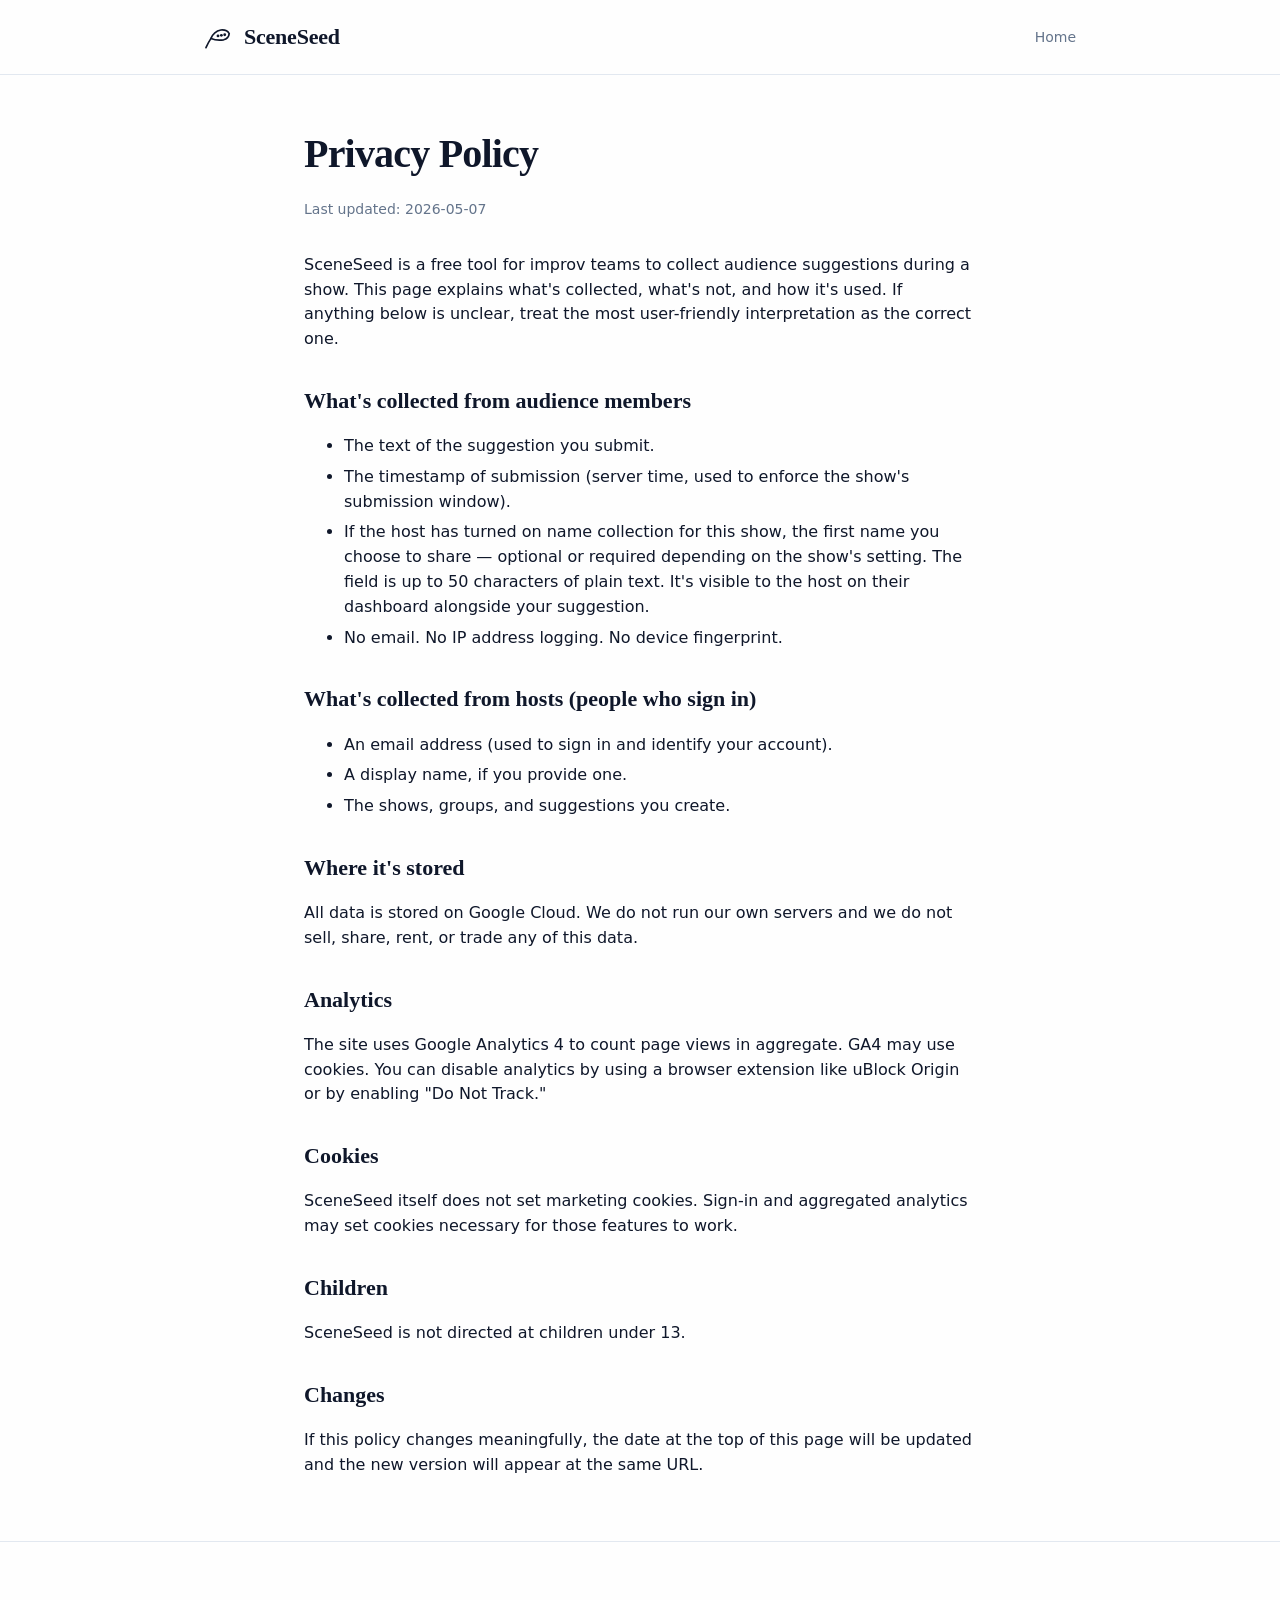
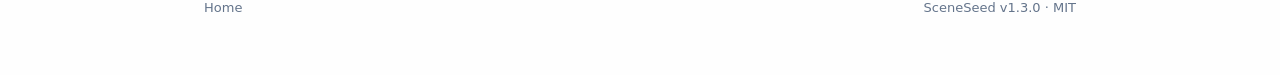
<file: privacy.html>
<!DOCTYPE html>
<html lang="en">
<head>
<meta charset="UTF-8">
<meta name="viewport" content="width=device-width, initial-scale=1.0">
<meta name="color-scheme" content="light dark">

<script>
  if ('serviceWorker' in navigator) {
    window.addEventListener('load', () => {
      navigator.serviceWorker.register('sw.js').catch((err) => console.warn('SW registration failed:', err));
    });
  }
</script>

<!-- Perf: warm up TCP/TLS to the third-parties we hit before JS runs. -->
<link rel="preconnect" href="https://www.gstatic.com" crossorigin>
<link rel="preconnect" href="https://www.googletagmanager.com">
<link rel="dns-prefetch" href="https://firestore.googleapis.com">
<link rel="dns-prefetch" href="https://identitytoolkit.googleapis.com">

<title>Privacy Policy — SceneSeed</title>
<meta name="description" content="What SceneSeed collects, what it doesn't, and what happens to it. Short and honest.">
<meta name="robots" content="index, follow">

<link rel="canonical" href="https://itsavibecode.github.io/sceneseed/privacy.html">
<link rel="icon" type="image/svg+xml" href="favicon.svg">

<meta property="og:type" content="website">
<meta property="og:site_name" content="SceneSeed">
<meta property="og:title" content="Privacy Policy — SceneSeed">
<meta property="og:description" content="What SceneSeed collects, what it doesn't, and what happens to it.">
<meta property="og:url" content="https://itsavibecode.github.io/sceneseed/privacy.html">
<meta property="og:image" content="https://itsavibecode.github.io/sceneseed/og-image.png">

<link rel="stylesheet" href="styles.css">

<script async src="https://www.googletagmanager.com/gtag/js?id=G-D04TM51CVE"></script>
<script>
  window.dataLayer = window.dataLayer || [];
  function gtag(){dataLayer.push(arguments);}
  gtag('js', new Date());
  gtag('config', 'G-D04TM51CVE');
</script>
</head>
<body>

<header class="site-header">
  <div class="container">
    <a class="brand" href="/sceneseed/" aria-label="SceneSeed home">
      <svg viewBox="0 0 100 100" aria-hidden="true">
        <path d="M 25 55 Q 35 30 60 25 Q 82 23 90 38 Q 88 56 70 60 Q 45 64 25 55 Z" fill="none" stroke-width="6"/>
        <circle cx="50" cy="46" r="5"/>
        <circle cx="62" cy="44" r="5"/>
        <circle cx="74" cy="42" r="5"/>
        <path d="M 25 55 Q 15 70 7 88" stroke-width="6" fill="none" stroke-linecap="round"/>
      </svg>
      SceneSeed
    </a>
    <nav class="nav">
      <a href="/sceneseed/">Home</a>
    </nav>
  </div>
</header>

<main class="prose">
  <h1>Privacy Policy</h1>
  <p class="updated">Last updated: 2026-05-07</p>

  <p>SceneSeed is a free tool for improv teams to collect audience suggestions during a show. This page explains what's collected, what's not, and how it's used. If anything below is unclear, treat the most user-friendly interpretation as the correct one.</p>

  <h2>What's collected from audience members</h2>
  <ul>
    <li>The text of the suggestion you submit.</li>
    <li>The timestamp of submission (server time, used to enforce the show's submission window).</li>
    <li>If the host has turned on name collection for this show, the first name you choose to share — optional or required depending on the show's setting. The field is up to 50 characters of plain text. It's visible to the host on their dashboard alongside your suggestion.</li>
    <li>No email. No IP address logging. No device fingerprint.</li>
  </ul>

  <h2>What's collected from hosts (people who sign in)</h2>
  <ul>
    <li>An email address (used to sign in and identify your account).</li>
    <li>A display name, if you provide one.</li>
    <li>The shows, groups, and suggestions you create.</li>
  </ul>

  <h2>Where it's stored</h2>
  <p>All data is stored on Google Cloud. We do not run our own servers and we do not sell, share, rent, or trade any of this data.</p>

  <h2>Analytics</h2>
  <p>The site uses Google Analytics 4 to count page views in aggregate. GA4 may use cookies. You can disable analytics by using a browser extension like uBlock Origin or by enabling "Do Not Track."</p>

  <h2>Cookies</h2>
  <p>SceneSeed itself does not set marketing cookies. Sign-in and aggregated analytics may set cookies necessary for those features to work.</p>

  <h2>Children</h2>
  <p>SceneSeed is not directed at children under 13.</p>

  <h2>Changes</h2>
  <p>If this policy changes meaningfully, the date at the top of this page will be updated and the new version will appear at the same URL.</p>
</main>

<footer class="site-footer">
  <div class="container">
    <div>
      <a href="/sceneseed/">Home</a>
    </div>
    <div>SceneSeed v1.3.0 · MIT</div>
  </div>
</footer>

</body>
</html>
</file>
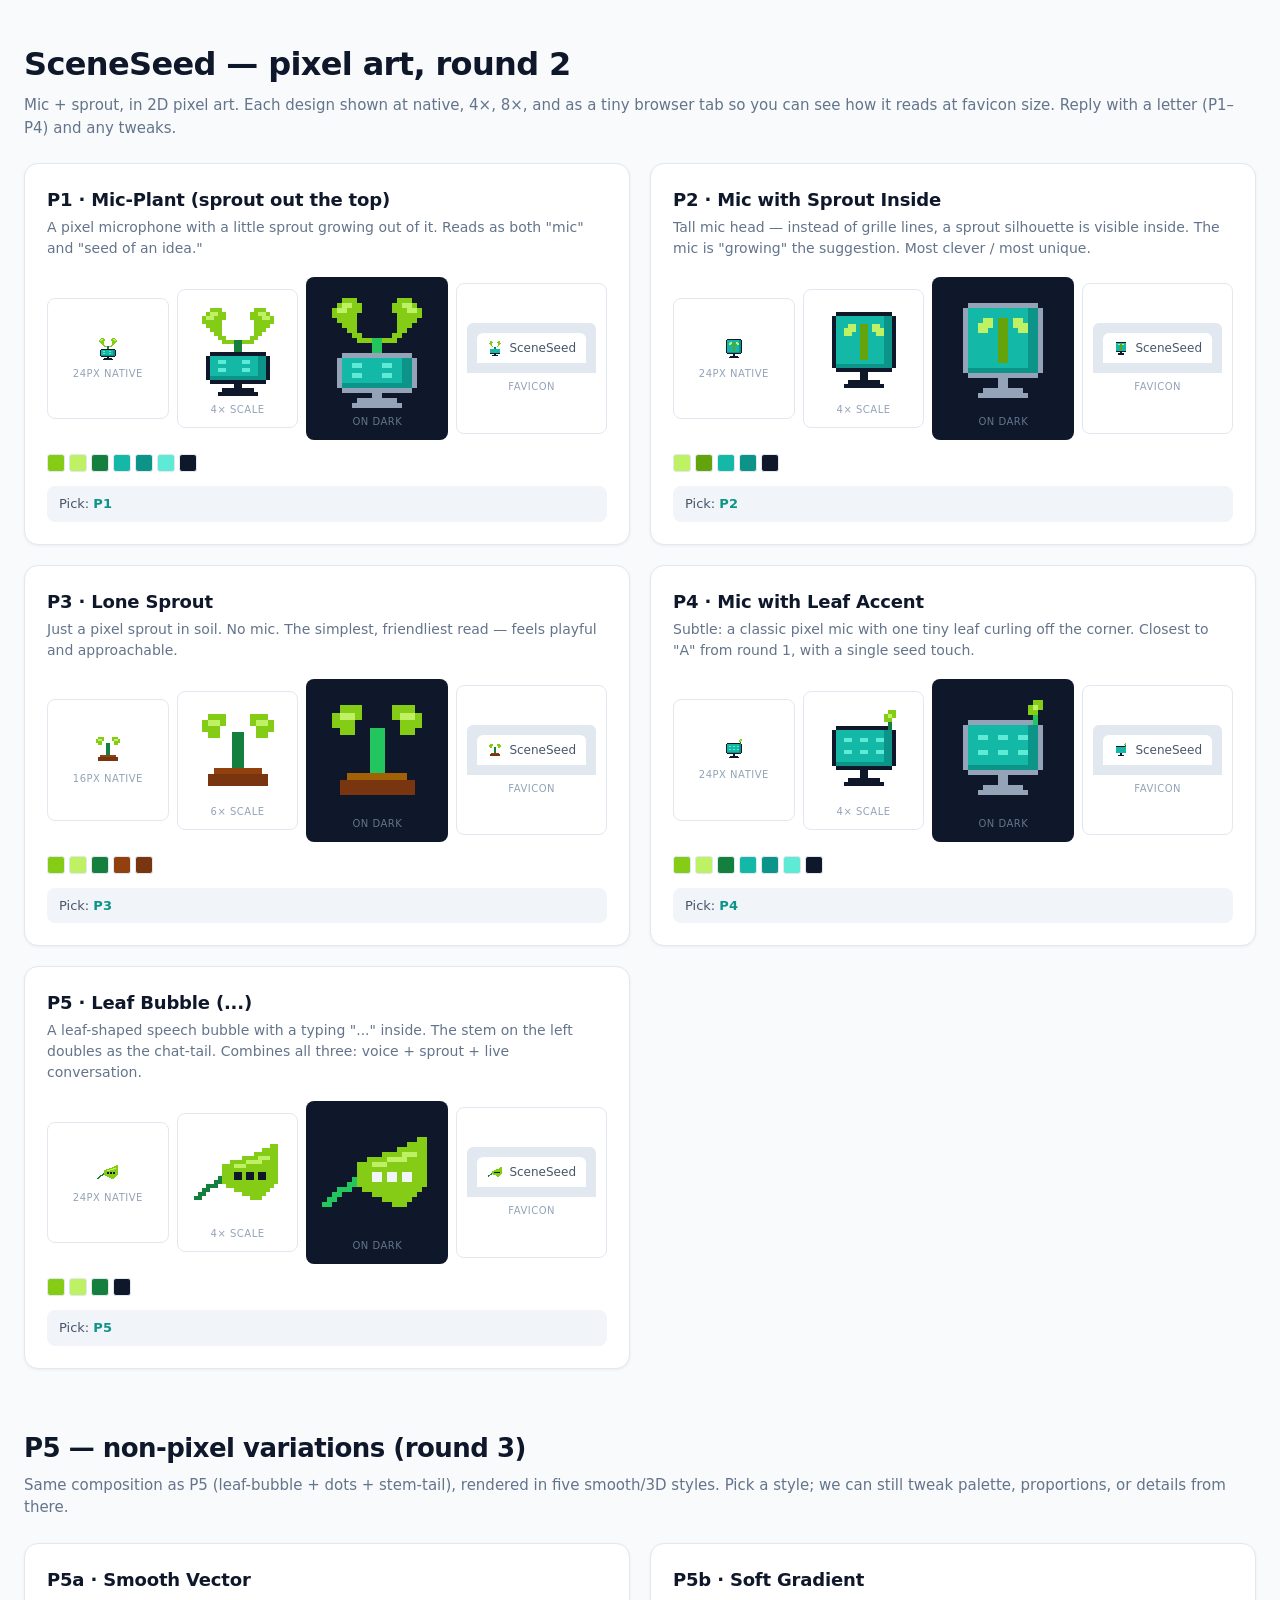
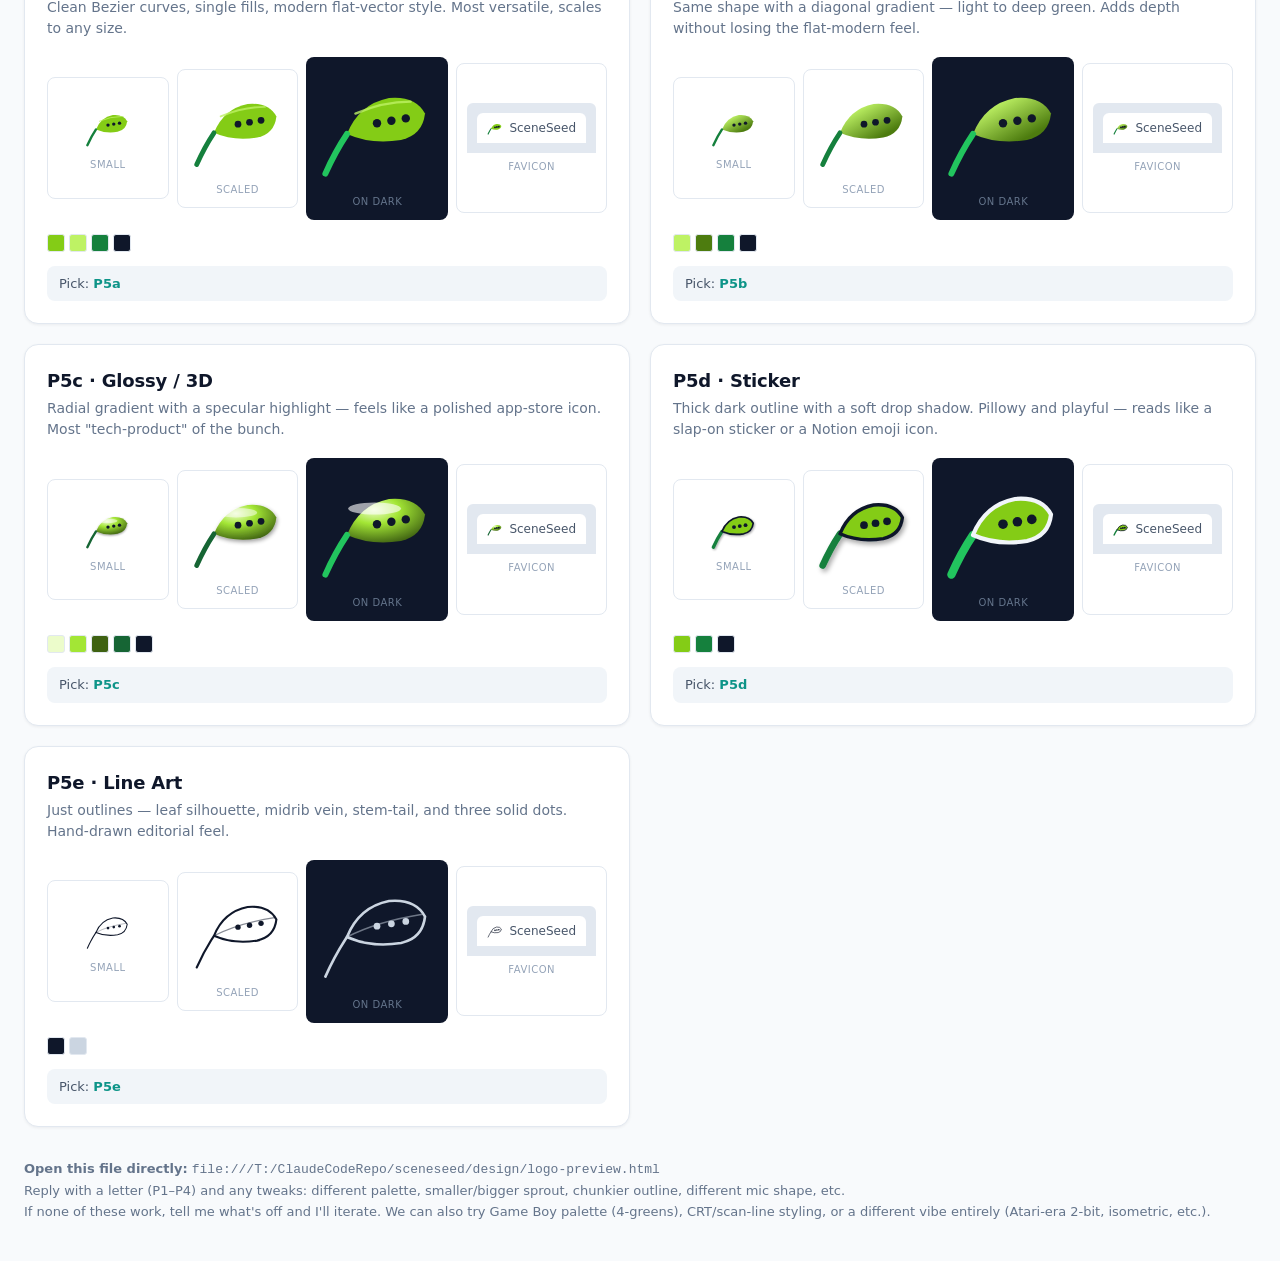
<file: design/logo-preview.html>
<!DOCTYPE html>
<html lang="en">
<head>
<meta charset="UTF-8">
<meta name="viewport" content="width=device-width, initial-scale=1">
<title>SceneSeed — Pixel Art Logo Mockups (Round 2)</title>
<style>
  * { box-sizing: border-box; }
  body {
    font-family: -apple-system, BlinkMacSystemFont, "Segoe UI", system-ui, sans-serif;
    margin: 0;
    padding: 40px 24px;
    background: #f8fafc;
    color: #0f172a;
    line-height: 1.5;
  }
  header { max-width: 1400px; margin: 0 auto 24px; }
  h1 { margin: 0 0 6px; font-size: 32px; font-weight: 700; letter-spacing: -0.02em; }
  .sub { color: #64748b; margin: 0; font-size: 15px; }
  .grid {
    display: grid;
    grid-template-columns: repeat(auto-fit, minmax(420px, 1fr));
    gap: 20px;
    max-width: 1400px;
    margin: 0 auto;
  }
  .card {
    background: #fff;
    border: 1px solid #e2e8f0;
    border-radius: 14px;
    padding: 22px;
    box-shadow: 0 1px 3px rgba(15, 23, 42, 0.06);
  }
  .card h2 { font-size: 18px; margin: 0 0 4px; letter-spacing: -0.01em; }
  .desc { color: #64748b; font-size: 14px; margin: 0 0 18px; min-height: 42px; }
  .sizes {
    display: grid;
    grid-template-columns: repeat(4, 1fr);
    gap: 8px;
    margin-bottom: 14px;
    align-items: center;
  }
  .size-cell {
    display: flex;
    flex-direction: column;
    align-items: center;
    gap: 6px;
    padding: 10px;
    background: #ffffff;
    border: 1px solid #e2e8f0;
    border-radius: 8px;
    aspect-ratio: 1;
    justify-content: center;
  }
  .size-cell.dark { background: #0f172a; border-color: transparent; color: #94a3b8; }
  .size-cell .label {
    font-size: 10px;
    color: #94a3b8;
    text-transform: uppercase;
    letter-spacing: 0.05em;
  }
  .size-cell.dark .label { color: #64748b; }
  .pixel {
    image-rendering: pixelated;
    image-rendering: -moz-crisp-edges;
    image-rendering: crisp-edges;
    display: block;
  }
  .browser-row {
    display: flex;
    align-items: flex-end;
    padding: 10px;
    background: #e2e8f0;
    border-radius: 8px 8px 0 0;
  }
  .tab {
    display: flex;
    align-items: center;
    gap: 6px;
    background: #fff;
    border-radius: 6px 6px 0 0;
    padding: 6px 10px;
    font-size: 12px;
    color: #475569;
  }
  .tab .pixel { width: 16px; height: 16px; }
  .pick {
    margin-top: 14px;
    font-size: 13px;
    color: #475569;
    background: #f1f5f9;
    padding: 8px 12px;
    border-radius: 8px;
  }
  .pick b { color: #0d9488; }
  .palette {
    display: flex;
    gap: 4px;
    margin-top: 8px;
    flex-wrap: wrap;
  }
  .swatch {
    width: 18px;
    height: 18px;
    border-radius: 3px;
    border: 1px solid #e2e8f0;
  }
  footer {
    max-width: 1400px;
    margin: 32px auto 0;
    color: #64748b;
    font-size: 13px;
    line-height: 1.6;
  }
</style>
</head>
<body>
<header>
  <h1>SceneSeed — pixel art, round 2</h1>
  <p class="sub">Mic + sprout, in 2D pixel art. Each design shown at native, 4×, 8×, and as a tiny browser tab so you can see how it reads at favicon size. Reply with a letter (P1–P4) and any tweaks.</p>
</header>

<div class="grid">

  <!-- P1 · Mic with Sprout Out The Top -->
  <div class="card">
    <h2>P1 · Mic-Plant (sprout out the top)</h2>
    <p class="desc">A pixel microphone with a little sprout growing out of it. Reads as both "mic" and "seed of an idea."</p>
    <div class="sizes">
      <div class="size-cell">
        <svg class="pixel" width="24" height="24" viewBox="0 0 24 24" shape-rendering="crispEdges" xmlns="http://www.w3.org/2000/svg">
          <rect x="5" y="2" width="3" height="1" fill="#84cc16"/>
          <rect x="4" y="3" width="5" height="1" fill="#84cc16"/>
          <rect x="3" y="4" width="6" height="1" fill="#84cc16"/>
          <rect x="3" y="5" width="5" height="1" fill="#84cc16"/>
          <rect x="4" y="6" width="4" height="1" fill="#84cc16"/>
          <rect x="5" y="7" width="3" height="1" fill="#84cc16"/>
          <rect x="6" y="8" width="2" height="1" fill="#84cc16"/>
          <rect x="7" y="9" width="2" height="1" fill="#84cc16"/>
          <rect x="8" y="10" width="3" height="1" fill="#84cc16"/>
          <rect x="5" y="3" width="2" height="1" fill="#bef264"/>
          <rect x="4" y="4" width="2" height="1" fill="#bef264"/>
          <rect x="16" y="2" width="3" height="1" fill="#84cc16"/>
          <rect x="15" y="3" width="5" height="1" fill="#84cc16"/>
          <rect x="15" y="4" width="6" height="1" fill="#84cc16"/>
          <rect x="16" y="5" width="5" height="1" fill="#84cc16"/>
          <rect x="16" y="6" width="4" height="1" fill="#84cc16"/>
          <rect x="16" y="7" width="3" height="1" fill="#84cc16"/>
          <rect x="16" y="8" width="2" height="1" fill="#84cc16"/>
          <rect x="15" y="9" width="2" height="1" fill="#84cc16"/>
          <rect x="13" y="10" width="3" height="1" fill="#84cc16"/>
          <rect x="17" y="3" width="2" height="1" fill="#bef264"/>
          <rect x="18" y="4" width="2" height="1" fill="#bef264"/>
          <rect x="11" y="10" width="2" height="3" fill="#15803d"/>
          <rect x="5" y="13" width="14" height="1" fill="#0f172a"/>
          <rect x="4" y="14" width="1" height="6" fill="#0f172a"/>
          <rect x="19" y="14" width="1" height="6" fill="#0f172a"/>
          <rect x="5" y="20" width="14" height="1" fill="#0f172a"/>
          <rect x="5" y="14" width="14" height="6" fill="#14b8a6"/>
          <rect x="17" y="14" width="2" height="6" fill="#0d9488"/>
          <rect x="5" y="19" width="14" height="1" fill="#0d9488"/>
          <rect x="7" y="15" width="2" height="1" fill="#5eead4"/>
          <rect x="13" y="15" width="2" height="1" fill="#5eead4"/>
          <rect x="7" y="17" width="2" height="1" fill="#5eead4"/>
          <rect x="13" y="17" width="2" height="1" fill="#5eead4"/>
          <rect x="11" y="21" width="2" height="1" fill="#0f172a"/>
          <rect x="8" y="22" width="8" height="1" fill="#0f172a"/>
          <rect x="7" y="23" width="10" height="1" fill="#0f172a"/>
        </svg>
        <span class="label">24px native</span>
      </div>
      <div class="size-cell">
        <svg class="pixel" width="96" height="96" viewBox="0 0 24 24" shape-rendering="crispEdges" xmlns="http://www.w3.org/2000/svg">
          <rect x="5" y="2" width="3" height="1" fill="#84cc16"/><rect x="4" y="3" width="5" height="1" fill="#84cc16"/><rect x="3" y="4" width="6" height="1" fill="#84cc16"/><rect x="3" y="5" width="5" height="1" fill="#84cc16"/><rect x="4" y="6" width="4" height="1" fill="#84cc16"/><rect x="5" y="7" width="3" height="1" fill="#84cc16"/><rect x="6" y="8" width="2" height="1" fill="#84cc16"/><rect x="7" y="9" width="2" height="1" fill="#84cc16"/><rect x="8" y="10" width="3" height="1" fill="#84cc16"/><rect x="5" y="3" width="2" height="1" fill="#bef264"/><rect x="4" y="4" width="2" height="1" fill="#bef264"/><rect x="16" y="2" width="3" height="1" fill="#84cc16"/><rect x="15" y="3" width="5" height="1" fill="#84cc16"/><rect x="15" y="4" width="6" height="1" fill="#84cc16"/><rect x="16" y="5" width="5" height="1" fill="#84cc16"/><rect x="16" y="6" width="4" height="1" fill="#84cc16"/><rect x="16" y="7" width="3" height="1" fill="#84cc16"/><rect x="16" y="8" width="2" height="1" fill="#84cc16"/><rect x="15" y="9" width="2" height="1" fill="#84cc16"/><rect x="13" y="10" width="3" height="1" fill="#84cc16"/><rect x="17" y="3" width="2" height="1" fill="#bef264"/><rect x="18" y="4" width="2" height="1" fill="#bef264"/><rect x="11" y="10" width="2" height="3" fill="#15803d"/><rect x="5" y="13" width="14" height="1" fill="#0f172a"/><rect x="4" y="14" width="1" height="6" fill="#0f172a"/><rect x="19" y="14" width="1" height="6" fill="#0f172a"/><rect x="5" y="20" width="14" height="1" fill="#0f172a"/><rect x="5" y="14" width="14" height="6" fill="#14b8a6"/><rect x="17" y="14" width="2" height="6" fill="#0d9488"/><rect x="5" y="19" width="14" height="1" fill="#0d9488"/><rect x="7" y="15" width="2" height="1" fill="#5eead4"/><rect x="13" y="15" width="2" height="1" fill="#5eead4"/><rect x="7" y="17" width="2" height="1" fill="#5eead4"/><rect x="13" y="17" width="2" height="1" fill="#5eead4"/><rect x="11" y="21" width="2" height="1" fill="#0f172a"/><rect x="8" y="22" width="8" height="1" fill="#0f172a"/><rect x="7" y="23" width="10" height="1" fill="#0f172a"/>
        </svg>
        <span class="label">4× scale</span>
      </div>
      <div class="size-cell dark">
        <svg class="pixel" width="120" height="120" viewBox="0 0 24 24" shape-rendering="crispEdges" xmlns="http://www.w3.org/2000/svg">
          <rect x="5" y="2" width="3" height="1" fill="#84cc16"/><rect x="4" y="3" width="5" height="1" fill="#84cc16"/><rect x="3" y="4" width="6" height="1" fill="#84cc16"/><rect x="3" y="5" width="5" height="1" fill="#84cc16"/><rect x="4" y="6" width="4" height="1" fill="#84cc16"/><rect x="5" y="7" width="3" height="1" fill="#84cc16"/><rect x="6" y="8" width="2" height="1" fill="#84cc16"/><rect x="7" y="9" width="2" height="1" fill="#84cc16"/><rect x="8" y="10" width="3" height="1" fill="#84cc16"/><rect x="5" y="3" width="2" height="1" fill="#bef264"/><rect x="4" y="4" width="2" height="1" fill="#bef264"/><rect x="16" y="2" width="3" height="1" fill="#84cc16"/><rect x="15" y="3" width="5" height="1" fill="#84cc16"/><rect x="15" y="4" width="6" height="1" fill="#84cc16"/><rect x="16" y="5" width="5" height="1" fill="#84cc16"/><rect x="16" y="6" width="4" height="1" fill="#84cc16"/><rect x="16" y="7" width="3" height="1" fill="#84cc16"/><rect x="16" y="8" width="2" height="1" fill="#84cc16"/><rect x="15" y="9" width="2" height="1" fill="#84cc16"/><rect x="13" y="10" width="3" height="1" fill="#84cc16"/><rect x="17" y="3" width="2" height="1" fill="#bef264"/><rect x="18" y="4" width="2" height="1" fill="#bef264"/><rect x="11" y="10" width="2" height="3" fill="#22c55e"/><rect x="5" y="13" width="14" height="1" fill="#94a3b8"/><rect x="4" y="14" width="1" height="6" fill="#94a3b8"/><rect x="19" y="14" width="1" height="6" fill="#94a3b8"/><rect x="5" y="20" width="14" height="1" fill="#94a3b8"/><rect x="5" y="14" width="14" height="6" fill="#14b8a6"/><rect x="17" y="14" width="2" height="6" fill="#0d9488"/><rect x="5" y="19" width="14" height="1" fill="#0d9488"/><rect x="7" y="15" width="2" height="1" fill="#5eead4"/><rect x="13" y="15" width="2" height="1" fill="#5eead4"/><rect x="7" y="17" width="2" height="1" fill="#5eead4"/><rect x="13" y="17" width="2" height="1" fill="#5eead4"/><rect x="11" y="21" width="2" height="1" fill="#94a3b8"/><rect x="8" y="22" width="8" height="1" fill="#94a3b8"/><rect x="7" y="23" width="10" height="1" fill="#94a3b8"/>
        </svg>
        <span class="label">on dark</span>
      </div>
      <div class="size-cell">
        <div class="browser-row" style="margin:0;width:100%;border-radius:6px 6px 0 0;">
          <div class="tab">
            <svg class="pixel" width="16" height="16" viewBox="0 0 24 24" shape-rendering="crispEdges" xmlns="http://www.w3.org/2000/svg">
              <rect x="5" y="2" width="3" height="1" fill="#84cc16"/><rect x="4" y="3" width="5" height="1" fill="#84cc16"/><rect x="3" y="4" width="6" height="1" fill="#84cc16"/><rect x="3" y="5" width="5" height="1" fill="#84cc16"/><rect x="4" y="6" width="4" height="1" fill="#84cc16"/><rect x="5" y="7" width="3" height="1" fill="#84cc16"/><rect x="6" y="8" width="2" height="1" fill="#84cc16"/><rect x="7" y="9" width="2" height="1" fill="#84cc16"/><rect x="8" y="10" width="3" height="1" fill="#84cc16"/><rect x="16" y="2" width="3" height="1" fill="#84cc16"/><rect x="15" y="3" width="5" height="1" fill="#84cc16"/><rect x="15" y="4" width="6" height="1" fill="#84cc16"/><rect x="16" y="5" width="5" height="1" fill="#84cc16"/><rect x="16" y="6" width="4" height="1" fill="#84cc16"/><rect x="16" y="7" width="3" height="1" fill="#84cc16"/><rect x="16" y="8" width="2" height="1" fill="#84cc16"/><rect x="15" y="9" width="2" height="1" fill="#84cc16"/><rect x="13" y="10" width="3" height="1" fill="#84cc16"/><rect x="11" y="10" width="2" height="3" fill="#15803d"/><rect x="5" y="13" width="14" height="1" fill="#0f172a"/><rect x="4" y="14" width="1" height="6" fill="#0f172a"/><rect x="19" y="14" width="1" height="6" fill="#0f172a"/><rect x="5" y="20" width="14" height="1" fill="#0f172a"/><rect x="5" y="14" width="14" height="6" fill="#14b8a6"/><rect x="11" y="21" width="2" height="1" fill="#0f172a"/><rect x="8" y="22" width="8" height="1" fill="#0f172a"/><rect x="7" y="23" width="10" height="1" fill="#0f172a"/>
            </svg>
            SceneSeed
          </div>
        </div>
        <span class="label" style="font-size:10px;color:#94a3b8;">favicon</span>
      </div>
    </div>
    <div class="palette">
      <span class="swatch" style="background:#84cc16" title="leaf"></span>
      <span class="swatch" style="background:#bef264" title="leaf hi"></span>
      <span class="swatch" style="background:#15803d" title="stem"></span>
      <span class="swatch" style="background:#14b8a6" title="mic body"></span>
      <span class="swatch" style="background:#0d9488" title="mic shadow"></span>
      <span class="swatch" style="background:#5eead4" title="mic hi"></span>
      <span class="swatch" style="background:#0f172a" title="outline"></span>
    </div>
    <div class="pick">Pick: <b>P1</b></div>
  </div>

  <!-- P2 · Mic with Sprout INSIDE the head -->
  <div class="card">
    <h2>P2 · Mic with Sprout Inside</h2>
    <p class="desc">Tall mic head — instead of grille lines, a sprout silhouette is visible inside. The mic is "growing" the suggestion. Most clever / most unique.</p>
    <div class="sizes">
      <div class="size-cell">
        <svg class="pixel" width="24" height="24" viewBox="0 0 24 24" shape-rendering="crispEdges" xmlns="http://www.w3.org/2000/svg">
          <rect x="5" y="3" width="14" height="1" fill="#0f172a"/>
          <rect x="4" y="4" width="1" height="13" fill="#0f172a"/>
          <rect x="19" y="4" width="1" height="13" fill="#0f172a"/>
          <rect x="5" y="17" width="14" height="1" fill="#0f172a"/>
          <rect x="5" y="4" width="14" height="13" fill="#14b8a6"/>
          <rect x="17" y="4" width="2" height="13" fill="#0d9488"/>
          <rect x="5" y="16" width="14" height="1" fill="#0d9488"/>
          <rect x="8" y="6" width="2" height="1" fill="#bef264"/>
          <rect x="7" y="7" width="3" height="1" fill="#bef264"/>
          <rect x="7" y="8" width="2" height="1" fill="#bef264"/>
          <rect x="14" y="6" width="2" height="1" fill="#bef264"/>
          <rect x="14" y="7" width="3" height="1" fill="#bef264"/>
          <rect x="15" y="8" width="2" height="1" fill="#bef264"/>
          <rect x="11" y="6" width="2" height="9" fill="#65a30d"/>
          <rect x="11" y="18" width="2" height="2" fill="#0f172a"/>
          <rect x="8" y="20" width="8" height="1" fill="#0f172a"/>
          <rect x="7" y="21" width="10" height="1" fill="#0f172a"/>
        </svg>
        <span class="label">24px native</span>
      </div>
      <div class="size-cell">
        <svg class="pixel" width="96" height="96" viewBox="0 0 24 24" shape-rendering="crispEdges" xmlns="http://www.w3.org/2000/svg">
          <rect x="5" y="3" width="14" height="1" fill="#0f172a"/><rect x="4" y="4" width="1" height="13" fill="#0f172a"/><rect x="19" y="4" width="1" height="13" fill="#0f172a"/><rect x="5" y="17" width="14" height="1" fill="#0f172a"/><rect x="5" y="4" width="14" height="13" fill="#14b8a6"/><rect x="17" y="4" width="2" height="13" fill="#0d9488"/><rect x="5" y="16" width="14" height="1" fill="#0d9488"/><rect x="8" y="6" width="2" height="1" fill="#bef264"/><rect x="7" y="7" width="3" height="1" fill="#bef264"/><rect x="7" y="8" width="2" height="1" fill="#bef264"/><rect x="14" y="6" width="2" height="1" fill="#bef264"/><rect x="14" y="7" width="3" height="1" fill="#bef264"/><rect x="15" y="8" width="2" height="1" fill="#bef264"/><rect x="11" y="6" width="2" height="9" fill="#65a30d"/><rect x="11" y="18" width="2" height="2" fill="#0f172a"/><rect x="8" y="20" width="8" height="1" fill="#0f172a"/><rect x="7" y="21" width="10" height="1" fill="#0f172a"/>
        </svg>
        <span class="label">4× scale</span>
      </div>
      <div class="size-cell dark">
        <svg class="pixel" width="120" height="120" viewBox="0 0 24 24" shape-rendering="crispEdges" xmlns="http://www.w3.org/2000/svg">
          <rect x="5" y="3" width="14" height="1" fill="#94a3b8"/><rect x="4" y="4" width="1" height="13" fill="#94a3b8"/><rect x="19" y="4" width="1" height="13" fill="#94a3b8"/><rect x="5" y="17" width="14" height="1" fill="#94a3b8"/><rect x="5" y="4" width="14" height="13" fill="#14b8a6"/><rect x="17" y="4" width="2" height="13" fill="#0d9488"/><rect x="5" y="16" width="14" height="1" fill="#0d9488"/><rect x="8" y="6" width="2" height="1" fill="#bef264"/><rect x="7" y="7" width="3" height="1" fill="#bef264"/><rect x="7" y="8" width="2" height="1" fill="#bef264"/><rect x="14" y="6" width="2" height="1" fill="#bef264"/><rect x="14" y="7" width="3" height="1" fill="#bef264"/><rect x="15" y="8" width="2" height="1" fill="#bef264"/><rect x="11" y="6" width="2" height="9" fill="#65a30d"/><rect x="11" y="18" width="2" height="2" fill="#94a3b8"/><rect x="8" y="20" width="8" height="1" fill="#94a3b8"/><rect x="7" y="21" width="10" height="1" fill="#94a3b8"/>
        </svg>
        <span class="label">on dark</span>
      </div>
      <div class="size-cell">
        <div class="browser-row" style="margin:0;width:100%;border-radius:6px 6px 0 0;">
          <div class="tab">
            <svg class="pixel" width="16" height="16" viewBox="0 0 24 24" shape-rendering="crispEdges" xmlns="http://www.w3.org/2000/svg">
              <rect x="5" y="3" width="14" height="1" fill="#0f172a"/><rect x="4" y="4" width="1" height="13" fill="#0f172a"/><rect x="19" y="4" width="1" height="13" fill="#0f172a"/><rect x="5" y="17" width="14" height="1" fill="#0f172a"/><rect x="5" y="4" width="14" height="13" fill="#14b8a6"/><rect x="8" y="6" width="2" height="1" fill="#bef264"/><rect x="7" y="7" width="3" height="1" fill="#bef264"/><rect x="14" y="6" width="2" height="1" fill="#bef264"/><rect x="14" y="7" width="3" height="1" fill="#bef264"/><rect x="11" y="6" width="2" height="9" fill="#65a30d"/><rect x="11" y="18" width="2" height="2" fill="#0f172a"/><rect x="8" y="20" width="8" height="1" fill="#0f172a"/><rect x="7" y="21" width="10" height="1" fill="#0f172a"/>
            </svg>
            SceneSeed
          </div>
        </div>
        <span class="label" style="font-size:10px;color:#94a3b8;">favicon</span>
      </div>
    </div>
    <div class="palette">
      <span class="swatch" style="background:#bef264"></span>
      <span class="swatch" style="background:#65a30d"></span>
      <span class="swatch" style="background:#14b8a6"></span>
      <span class="swatch" style="background:#0d9488"></span>
      <span class="swatch" style="background:#0f172a"></span>
    </div>
    <div class="pick">Pick: <b>P2</b></div>
  </div>

  <!-- P3 · Lone Sprout, no mic -->
  <div class="card">
    <h2>P3 · Lone Sprout</h2>
    <p class="desc">Just a pixel sprout in soil. No mic. The simplest, friendliest read — feels playful and approachable.</p>
    <div class="sizes">
      <div class="size-cell">
        <svg class="pixel" width="32" height="32" viewBox="0 0 16 16" shape-rendering="crispEdges" xmlns="http://www.w3.org/2000/svg">
          <rect x="3" y="2" width="3" height="1" fill="#84cc16"/>
          <rect x="2" y="3" width="4" height="1" fill="#84cc16"/>
          <rect x="2" y="4" width="3" height="1" fill="#84cc16"/>
          <rect x="3" y="5" width="2" height="1" fill="#84cc16"/>
          <rect x="3" y="3" width="2" height="1" fill="#bef264"/>
          <rect x="10" y="2" width="3" height="1" fill="#84cc16"/>
          <rect x="10" y="3" width="4" height="1" fill="#84cc16"/>
          <rect x="11" y="4" width="3" height="1" fill="#84cc16"/>
          <rect x="11" y="5" width="2" height="1" fill="#84cc16"/>
          <rect x="11" y="3" width="2" height="1" fill="#bef264"/>
          <rect x="7" y="5" width="2" height="6" fill="#15803d"/>
          <rect x="4" y="11" width="8" height="1" fill="#92400e"/>
          <rect x="3" y="12" width="10" height="2" fill="#78350f"/>
        </svg>
        <span class="label">16px native</span>
      </div>
      <div class="size-cell">
        <svg class="pixel" width="96" height="96" viewBox="0 0 16 16" shape-rendering="crispEdges" xmlns="http://www.w3.org/2000/svg">
          <rect x="3" y="2" width="3" height="1" fill="#84cc16"/><rect x="2" y="3" width="4" height="1" fill="#84cc16"/><rect x="2" y="4" width="3" height="1" fill="#84cc16"/><rect x="3" y="5" width="2" height="1" fill="#84cc16"/><rect x="3" y="3" width="2" height="1" fill="#bef264"/><rect x="10" y="2" width="3" height="1" fill="#84cc16"/><rect x="10" y="3" width="4" height="1" fill="#84cc16"/><rect x="11" y="4" width="3" height="1" fill="#84cc16"/><rect x="11" y="5" width="2" height="1" fill="#84cc16"/><rect x="11" y="3" width="2" height="1" fill="#bef264"/><rect x="7" y="5" width="2" height="6" fill="#15803d"/><rect x="4" y="11" width="8" height="1" fill="#92400e"/><rect x="3" y="12" width="10" height="2" fill="#78350f"/>
        </svg>
        <span class="label">6× scale</span>
      </div>
      <div class="size-cell dark">
        <svg class="pixel" width="120" height="120" viewBox="0 0 16 16" shape-rendering="crispEdges" xmlns="http://www.w3.org/2000/svg">
          <rect x="3" y="2" width="3" height="1" fill="#84cc16"/><rect x="2" y="3" width="4" height="1" fill="#84cc16"/><rect x="2" y="4" width="3" height="1" fill="#84cc16"/><rect x="3" y="5" width="2" height="1" fill="#84cc16"/><rect x="3" y="3" width="2" height="1" fill="#bef264"/><rect x="10" y="2" width="3" height="1" fill="#84cc16"/><rect x="10" y="3" width="4" height="1" fill="#84cc16"/><rect x="11" y="4" width="3" height="1" fill="#84cc16"/><rect x="11" y="5" width="2" height="1" fill="#84cc16"/><rect x="11" y="3" width="2" height="1" fill="#bef264"/><rect x="7" y="5" width="2" height="6" fill="#22c55e"/><rect x="4" y="11" width="8" height="1" fill="#a16207"/><rect x="3" y="12" width="10" height="2" fill="#78350f"/>
        </svg>
        <span class="label">on dark</span>
      </div>
      <div class="size-cell">
        <div class="browser-row" style="margin:0;width:100%;border-radius:6px 6px 0 0;">
          <div class="tab">
            <svg class="pixel" width="16" height="16" viewBox="0 0 16 16" shape-rendering="crispEdges" xmlns="http://www.w3.org/2000/svg">
              <rect x="3" y="2" width="3" height="1" fill="#84cc16"/><rect x="2" y="3" width="4" height="1" fill="#84cc16"/><rect x="2" y="4" width="3" height="1" fill="#84cc16"/><rect x="3" y="5" width="2" height="1" fill="#84cc16"/><rect x="10" y="2" width="3" height="1" fill="#84cc16"/><rect x="10" y="3" width="4" height="1" fill="#84cc16"/><rect x="11" y="4" width="3" height="1" fill="#84cc16"/><rect x="11" y="5" width="2" height="1" fill="#84cc16"/><rect x="7" y="5" width="2" height="6" fill="#15803d"/><rect x="4" y="11" width="8" height="1" fill="#92400e"/><rect x="3" y="12" width="10" height="2" fill="#78350f"/>
            </svg>
            SceneSeed
          </div>
        </div>
        <span class="label" style="font-size:10px;color:#94a3b8;">favicon</span>
      </div>
    </div>
    <div class="palette">
      <span class="swatch" style="background:#84cc16"></span>
      <span class="swatch" style="background:#bef264"></span>
      <span class="swatch" style="background:#15803d"></span>
      <span class="swatch" style="background:#92400e"></span>
      <span class="swatch" style="background:#78350f"></span>
    </div>
    <div class="pick">Pick: <b>P3</b></div>
  </div>

  <!-- P4 · Mic with Single Leaf Accent -->
  <div class="card">
    <h2>P4 · Mic with Leaf Accent</h2>
    <p class="desc">Subtle: a classic pixel mic with one tiny leaf curling off the corner. Closest to "A" from round 1, with a single seed touch.</p>
    <div class="sizes">
      <div class="size-cell">
        <svg class="pixel" width="24" height="24" viewBox="0 0 24 24" shape-rendering="crispEdges" xmlns="http://www.w3.org/2000/svg">
          <rect x="5" y="6" width="14" height="1" fill="#0f172a"/>
          <rect x="4" y="7" width="1" height="9" fill="#0f172a"/>
          <rect x="19" y="7" width="1" height="9" fill="#0f172a"/>
          <rect x="5" y="16" width="14" height="1" fill="#0f172a"/>
          <rect x="5" y="7" width="14" height="9" fill="#14b8a6"/>
          <rect x="17" y="7" width="2" height="9" fill="#0d9488"/>
          <rect x="5" y="15" width="14" height="1" fill="#0d9488"/>
          <rect x="7" y="9" width="2" height="1" fill="#5eead4"/>
          <rect x="11" y="9" width="2" height="1" fill="#5eead4"/>
          <rect x="15" y="9" width="2" height="1" fill="#5eead4"/>
          <rect x="7" y="12" width="2" height="1" fill="#5eead4"/>
          <rect x="11" y="12" width="2" height="1" fill="#5eead4"/>
          <rect x="15" y="12" width="2" height="1" fill="#5eead4"/>
          <rect x="18" y="2" width="2" height="1" fill="#84cc16"/>
          <rect x="17" y="3" width="3" height="1" fill="#84cc16"/>
          <rect x="17" y="4" width="2" height="1" fill="#84cc16"/>
          <rect x="18" y="3" width="1" height="1" fill="#bef264"/>
          <rect x="18" y="5" width="1" height="2" fill="#15803d"/>
          <rect x="11" y="17" width="2" height="2" fill="#0f172a"/>
          <rect x="8" y="19" width="8" height="1" fill="#0f172a"/>
          <rect x="7" y="20" width="10" height="1" fill="#0f172a"/>
        </svg>
        <span class="label">24px native</span>
      </div>
      <div class="size-cell">
        <svg class="pixel" width="96" height="96" viewBox="0 0 24 24" shape-rendering="crispEdges" xmlns="http://www.w3.org/2000/svg">
          <rect x="5" y="6" width="14" height="1" fill="#0f172a"/><rect x="4" y="7" width="1" height="9" fill="#0f172a"/><rect x="19" y="7" width="1" height="9" fill="#0f172a"/><rect x="5" y="16" width="14" height="1" fill="#0f172a"/><rect x="5" y="7" width="14" height="9" fill="#14b8a6"/><rect x="17" y="7" width="2" height="9" fill="#0d9488"/><rect x="5" y="15" width="14" height="1" fill="#0d9488"/><rect x="7" y="9" width="2" height="1" fill="#5eead4"/><rect x="11" y="9" width="2" height="1" fill="#5eead4"/><rect x="15" y="9" width="2" height="1" fill="#5eead4"/><rect x="7" y="12" width="2" height="1" fill="#5eead4"/><rect x="11" y="12" width="2" height="1" fill="#5eead4"/><rect x="15" y="12" width="2" height="1" fill="#5eead4"/><rect x="18" y="2" width="2" height="1" fill="#84cc16"/><rect x="17" y="3" width="3" height="1" fill="#84cc16"/><rect x="17" y="4" width="2" height="1" fill="#84cc16"/><rect x="18" y="3" width="1" height="1" fill="#bef264"/><rect x="18" y="5" width="1" height="2" fill="#15803d"/><rect x="11" y="17" width="2" height="2" fill="#0f172a"/><rect x="8" y="19" width="8" height="1" fill="#0f172a"/><rect x="7" y="20" width="10" height="1" fill="#0f172a"/>
        </svg>
        <span class="label">4× scale</span>
      </div>
      <div class="size-cell dark">
        <svg class="pixel" width="120" height="120" viewBox="0 0 24 24" shape-rendering="crispEdges" xmlns="http://www.w3.org/2000/svg">
          <rect x="5" y="6" width="14" height="1" fill="#94a3b8"/><rect x="4" y="7" width="1" height="9" fill="#94a3b8"/><rect x="19" y="7" width="1" height="9" fill="#94a3b8"/><rect x="5" y="16" width="14" height="1" fill="#94a3b8"/><rect x="5" y="7" width="14" height="9" fill="#14b8a6"/><rect x="17" y="7" width="2" height="9" fill="#0d9488"/><rect x="5" y="15" width="14" height="1" fill="#0d9488"/><rect x="7" y="9" width="2" height="1" fill="#5eead4"/><rect x="11" y="9" width="2" height="1" fill="#5eead4"/><rect x="15" y="9" width="2" height="1" fill="#5eead4"/><rect x="7" y="12" width="2" height="1" fill="#5eead4"/><rect x="11" y="12" width="2" height="1" fill="#5eead4"/><rect x="15" y="12" width="2" height="1" fill="#5eead4"/><rect x="18" y="2" width="2" height="1" fill="#84cc16"/><rect x="17" y="3" width="3" height="1" fill="#84cc16"/><rect x="17" y="4" width="2" height="1" fill="#84cc16"/><rect x="18" y="3" width="1" height="1" fill="#bef264"/><rect x="18" y="5" width="1" height="2" fill="#22c55e"/><rect x="11" y="17" width="2" height="2" fill="#94a3b8"/><rect x="8" y="19" width="8" height="1" fill="#94a3b8"/><rect x="7" y="20" width="10" height="1" fill="#94a3b8"/>
        </svg>
        <span class="label">on dark</span>
      </div>
      <div class="size-cell">
        <div class="browser-row" style="margin:0;width:100%;border-radius:6px 6px 0 0;">
          <div class="tab">
            <svg class="pixel" width="16" height="16" viewBox="0 0 24 24" shape-rendering="crispEdges" xmlns="http://www.w3.org/2000/svg">
              <rect x="5" y="6" width="14" height="1" fill="#0f172a"/><rect x="4" y="7" width="1" height="9" fill="#0f172a"/><rect x="19" y="7" width="1" height="9" fill="#0f172a"/><rect x="5" y="16" width="14" height="1" fill="#0f172a"/><rect x="5" y="7" width="14" height="9" fill="#14b8a6"/><rect x="18" y="2" width="2" height="1" fill="#84cc16"/><rect x="17" y="3" width="3" height="1" fill="#84cc16"/><rect x="17" y="4" width="2" height="1" fill="#84cc16"/><rect x="18" y="5" width="1" height="2" fill="#15803d"/><rect x="11" y="17" width="2" height="2" fill="#0f172a"/><rect x="8" y="19" width="8" height="1" fill="#0f172a"/><rect x="7" y="20" width="10" height="1" fill="#0f172a"/>
            </svg>
            SceneSeed
          </div>
        </div>
        <span class="label" style="font-size:10px;color:#94a3b8;">favicon</span>
      </div>
    </div>
    <div class="palette">
      <span class="swatch" style="background:#84cc16"></span>
      <span class="swatch" style="background:#bef264"></span>
      <span class="swatch" style="background:#15803d"></span>
      <span class="swatch" style="background:#14b8a6"></span>
      <span class="swatch" style="background:#0d9488"></span>
      <span class="swatch" style="background:#5eead4"></span>
      <span class="swatch" style="background:#0f172a"></span>
    </div>
    <div class="pick">Pick: <b>P4</b></div>
  </div>

  <!-- P5 · Leaf-Bubble with Dots -->
  <div class="card">
    <h2>P5 · Leaf Bubble (...)</h2>
    <p class="desc">A leaf-shaped speech bubble with a typing "..." inside. The stem on the left doubles as the chat-tail. Combines all three: voice + sprout + live conversation.</p>
    <div class="sizes">
      <div class="size-cell">
        <svg class="pixel" width="24" height="24" viewBox="0 0 24 24" shape-rendering="crispEdges" xmlns="http://www.w3.org/2000/svg">
          <rect x="20" y="5" width="2" height="1" fill="#84cc16"/>
          <rect x="18" y="6" width="4" height="1" fill="#84cc16"/>
          <rect x="16" y="7" width="6" height="1" fill="#84cc16"/>
          <rect x="13" y="8" width="9" height="1" fill="#84cc16"/>
          <rect x="10" y="9" width="12" height="1" fill="#84cc16"/>
          <rect x="8" y="10" width="14" height="1" fill="#84cc16"/>
          <rect x="8" y="11" width="14" height="1" fill="#84cc16"/>
          <rect x="8" y="12" width="14" height="1" fill="#84cc16"/>
          <rect x="8" y="13" width="14" height="1" fill="#84cc16"/>
          <rect x="8" y="14" width="14" height="1" fill="#84cc16"/>
          <rect x="9" y="15" width="12" height="1" fill="#84cc16"/>
          <rect x="11" y="16" width="9" height="1" fill="#84cc16"/>
          <rect x="13" y="17" width="6" height="1" fill="#84cc16"/>
          <rect x="15" y="18" width="3" height="1" fill="#84cc16"/>
          <rect x="17" y="8" width="3" height="1" fill="#bef264"/>
          <rect x="14" y="9" width="4" height="1" fill="#bef264"/>
          <rect x="11" y="10" width="3" height="1" fill="#bef264"/>
          <rect x="11" y="12" width="2" height="2" fill="#0f172a"/>
          <rect x="14" y="12" width="2" height="2" fill="#0f172a"/>
          <rect x="17" y="12" width="2" height="2" fill="#0f172a"/>
          <rect x="7" y="13" width="1" height="1" fill="#15803d"/>
          <rect x="6" y="14" width="2" height="1" fill="#15803d"/>
          <rect x="4" y="15" width="3" height="1" fill="#15803d"/>
          <rect x="3" y="16" width="2" height="1" fill="#15803d"/>
          <rect x="2" y="17" width="2" height="1" fill="#15803d"/>
          <rect x="1" y="18" width="2" height="1" fill="#15803d"/>
        </svg>
        <span class="label">24px native</span>
      </div>
      <div class="size-cell">
        <svg class="pixel" width="96" height="96" viewBox="0 0 24 24" shape-rendering="crispEdges" xmlns="http://www.w3.org/2000/svg">
          <rect x="20" y="5" width="2" height="1" fill="#84cc16"/><rect x="18" y="6" width="4" height="1" fill="#84cc16"/><rect x="16" y="7" width="6" height="1" fill="#84cc16"/><rect x="13" y="8" width="9" height="1" fill="#84cc16"/><rect x="10" y="9" width="12" height="1" fill="#84cc16"/><rect x="8" y="10" width="14" height="1" fill="#84cc16"/><rect x="8" y="11" width="14" height="1" fill="#84cc16"/><rect x="8" y="12" width="14" height="1" fill="#84cc16"/><rect x="8" y="13" width="14" height="1" fill="#84cc16"/><rect x="8" y="14" width="14" height="1" fill="#84cc16"/><rect x="9" y="15" width="12" height="1" fill="#84cc16"/><rect x="11" y="16" width="9" height="1" fill="#84cc16"/><rect x="13" y="17" width="6" height="1" fill="#84cc16"/><rect x="15" y="18" width="3" height="1" fill="#84cc16"/><rect x="17" y="8" width="3" height="1" fill="#bef264"/><rect x="14" y="9" width="4" height="1" fill="#bef264"/><rect x="11" y="10" width="3" height="1" fill="#bef264"/><rect x="11" y="12" width="2" height="2" fill="#0f172a"/><rect x="14" y="12" width="2" height="2" fill="#0f172a"/><rect x="17" y="12" width="2" height="2" fill="#0f172a"/><rect x="7" y="13" width="1" height="1" fill="#15803d"/><rect x="6" y="14" width="2" height="1" fill="#15803d"/><rect x="4" y="15" width="3" height="1" fill="#15803d"/><rect x="3" y="16" width="2" height="1" fill="#15803d"/><rect x="2" y="17" width="2" height="1" fill="#15803d"/><rect x="1" y="18" width="2" height="1" fill="#15803d"/>
        </svg>
        <span class="label">4× scale</span>
      </div>
      <div class="size-cell dark">
        <svg class="pixel" width="120" height="120" viewBox="0 0 24 24" shape-rendering="crispEdges" xmlns="http://www.w3.org/2000/svg">
          <rect x="20" y="5" width="2" height="1" fill="#84cc16"/><rect x="18" y="6" width="4" height="1" fill="#84cc16"/><rect x="16" y="7" width="6" height="1" fill="#84cc16"/><rect x="13" y="8" width="9" height="1" fill="#84cc16"/><rect x="10" y="9" width="12" height="1" fill="#84cc16"/><rect x="8" y="10" width="14" height="1" fill="#84cc16"/><rect x="8" y="11" width="14" height="1" fill="#84cc16"/><rect x="8" y="12" width="14" height="1" fill="#84cc16"/><rect x="8" y="13" width="14" height="1" fill="#84cc16"/><rect x="8" y="14" width="14" height="1" fill="#84cc16"/><rect x="9" y="15" width="12" height="1" fill="#84cc16"/><rect x="11" y="16" width="9" height="1" fill="#84cc16"/><rect x="13" y="17" width="6" height="1" fill="#84cc16"/><rect x="15" y="18" width="3" height="1" fill="#84cc16"/><rect x="17" y="8" width="3" height="1" fill="#bef264"/><rect x="14" y="9" width="4" height="1" fill="#bef264"/><rect x="11" y="10" width="3" height="1" fill="#bef264"/><rect x="11" y="12" width="2" height="2" fill="#f1f5f9"/><rect x="14" y="12" width="2" height="2" fill="#f1f5f9"/><rect x="17" y="12" width="2" height="2" fill="#f1f5f9"/><rect x="7" y="13" width="1" height="1" fill="#22c55e"/><rect x="6" y="14" width="2" height="1" fill="#22c55e"/><rect x="4" y="15" width="3" height="1" fill="#22c55e"/><rect x="3" y="16" width="2" height="1" fill="#22c55e"/><rect x="2" y="17" width="2" height="1" fill="#22c55e"/><rect x="1" y="18" width="2" height="1" fill="#22c55e"/>
        </svg>
        <span class="label">on dark</span>
      </div>
      <div class="size-cell">
        <div class="browser-row" style="margin:0;width:100%;border-radius:6px 6px 0 0;">
          <div class="tab">
            <svg class="pixel" width="16" height="16" viewBox="0 0 24 24" shape-rendering="crispEdges" xmlns="http://www.w3.org/2000/svg">
              <rect x="20" y="5" width="2" height="1" fill="#84cc16"/><rect x="18" y="6" width="4" height="1" fill="#84cc16"/><rect x="16" y="7" width="6" height="1" fill="#84cc16"/><rect x="13" y="8" width="9" height="1" fill="#84cc16"/><rect x="10" y="9" width="12" height="1" fill="#84cc16"/><rect x="8" y="10" width="14" height="1" fill="#84cc16"/><rect x="8" y="11" width="14" height="1" fill="#84cc16"/><rect x="8" y="12" width="14" height="1" fill="#84cc16"/><rect x="8" y="13" width="14" height="1" fill="#84cc16"/><rect x="8" y="14" width="14" height="1" fill="#84cc16"/><rect x="9" y="15" width="12" height="1" fill="#84cc16"/><rect x="11" y="16" width="9" height="1" fill="#84cc16"/><rect x="13" y="17" width="6" height="1" fill="#84cc16"/><rect x="15" y="18" width="3" height="1" fill="#84cc16"/><rect x="11" y="12" width="2" height="2" fill="#0f172a"/><rect x="14" y="12" width="2" height="2" fill="#0f172a"/><rect x="17" y="12" width="2" height="2" fill="#0f172a"/><rect x="7" y="13" width="1" height="1" fill="#15803d"/><rect x="6" y="14" width="2" height="1" fill="#15803d"/><rect x="4" y="15" width="3" height="1" fill="#15803d"/><rect x="3" y="16" width="2" height="1" fill="#15803d"/><rect x="2" y="17" width="2" height="1" fill="#15803d"/><rect x="1" y="18" width="2" height="1" fill="#15803d"/>
            </svg>
            SceneSeed
          </div>
        </div>
        <span class="label" style="font-size:10px;color:#94a3b8;">favicon</span>
      </div>
    </div>
    <div class="palette">
      <span class="swatch" style="background:#84cc16"></span>
      <span class="swatch" style="background:#bef264"></span>
      <span class="swatch" style="background:#15803d"></span>
      <span class="swatch" style="background:#0f172a"></span>
    </div>
    <div class="pick">Pick: <b>P5</b></div>
  </div>

</div>

<header style="margin-top: 60px;">
  <h1 style="font-size: 26px;">P5 — non-pixel variations (round 3)</h1>
  <p class="sub">Same composition as P5 (leaf-bubble + dots + stem-tail), rendered in five smooth/3D styles. Pick a style; we can still tweak palette, proportions, or details from there.</p>
</header>

<div class="grid">

  <!-- P5a · Smooth Vector -->
  <div class="card">
    <h2>P5a · Smooth Vector</h2>
    <p class="desc">Clean Bezier curves, single fills, modern flat-vector style. Most versatile, scales to any size.</p>
    <div class="sizes">
      <div class="size-cell">
        <svg width="48" height="48" viewBox="0 0 100 100" xmlns="http://www.w3.org/2000/svg"><path d="M 25 55 Q 35 30 60 25 Q 82 23 90 38 Q 88 56 70 60 Q 45 64 25 55 Z" fill="#84cc16"/><path d="M 32 38 Q 55 28 78 28" stroke="#bef264" stroke-width="2" fill="none" stroke-linecap="round" opacity="0.8"/><circle cx="50" cy="46" r="3.5" fill="#0f172a"/><circle cx="62" cy="44" r="3.5" fill="#0f172a"/><circle cx="74" cy="42" r="3.5" fill="#0f172a"/><path d="M 25 55 Q 15 70 7 88" stroke="#15803d" stroke-width="5" fill="none" stroke-linecap="round"/></svg>
        <span class="label">small</span>
      </div>
      <div class="size-cell">
        <svg width="96" height="96" viewBox="0 0 100 100" xmlns="http://www.w3.org/2000/svg"><path d="M 25 55 Q 35 30 60 25 Q 82 23 90 38 Q 88 56 70 60 Q 45 64 25 55 Z" fill="#84cc16"/><path d="M 32 38 Q 55 28 78 28" stroke="#bef264" stroke-width="2" fill="none" stroke-linecap="round" opacity="0.8"/><circle cx="50" cy="46" r="3.5" fill="#0f172a"/><circle cx="62" cy="44" r="3.5" fill="#0f172a"/><circle cx="74" cy="42" r="3.5" fill="#0f172a"/><path d="M 25 55 Q 15 70 7 88" stroke="#15803d" stroke-width="5" fill="none" stroke-linecap="round"/></svg>
        <span class="label">scaled</span>
      </div>
      <div class="size-cell dark">
        <svg width="120" height="120" viewBox="0 0 100 100" xmlns="http://www.w3.org/2000/svg"><path d="M 25 55 Q 35 30 60 25 Q 82 23 90 38 Q 88 56 70 60 Q 45 64 25 55 Z" fill="#84cc16"/><path d="M 32 38 Q 55 28 78 28" stroke="#bef264" stroke-width="2" fill="none" stroke-linecap="round" opacity="0.8"/><circle cx="50" cy="46" r="3.5" fill="#0f172a"/><circle cx="62" cy="44" r="3.5" fill="#0f172a"/><circle cx="74" cy="42" r="3.5" fill="#0f172a"/><path d="M 25 55 Q 15 70 7 88" stroke="#22c55e" stroke-width="5" fill="none" stroke-linecap="round"/></svg>
        <span class="label">on dark</span>
      </div>
      <div class="size-cell">
        <div class="browser-row" style="margin:0;width:100%;border-radius:6px 6px 0 0;">
          <div class="tab">
            <svg width="16" height="16" viewBox="0 0 100 100" xmlns="http://www.w3.org/2000/svg"><path d="M 25 55 Q 35 30 60 25 Q 82 23 90 38 Q 88 56 70 60 Q 45 64 25 55 Z" fill="#84cc16"/><circle cx="50" cy="46" r="6" fill="#0f172a"/><circle cx="62" cy="44" r="6" fill="#0f172a"/><circle cx="74" cy="42" r="6" fill="#0f172a"/><path d="M 25 55 Q 15 70 7 88" stroke="#15803d" stroke-width="7" fill="none" stroke-linecap="round"/></svg>
            SceneSeed
          </div>
        </div>
        <span class="label" style="font-size:10px;color:#94a3b8;">favicon</span>
      </div>
    </div>
    <div class="palette">
      <span class="swatch" style="background:#84cc16"></span>
      <span class="swatch" style="background:#bef264"></span>
      <span class="swatch" style="background:#15803d"></span>
      <span class="swatch" style="background:#0f172a"></span>
    </div>
    <div class="pick">Pick: <b>P5a</b></div>
  </div>

  <!-- P5b · Soft Gradient -->
  <div class="card">
    <h2>P5b · Soft Gradient</h2>
    <p class="desc">Same shape with a diagonal gradient — light to deep green. Adds depth without losing the flat-modern feel.</p>
    <div class="sizes">
      <div class="size-cell">
        <svg width="48" height="48" viewBox="0 0 100 100" xmlns="http://www.w3.org/2000/svg"><defs><linearGradient id="g5b_s" x1="20%" y1="20%" x2="80%" y2="80%"><stop offset="0%" stop-color="#bef264"/><stop offset="100%" stop-color="#4d7c0f"/></linearGradient></defs><path d="M 25 55 Q 35 30 60 25 Q 82 23 90 38 Q 88 56 70 60 Q 45 64 25 55 Z" fill="url(#g5b_s)"/><circle cx="50" cy="46" r="3.5" fill="#0f172a"/><circle cx="62" cy="44" r="3.5" fill="#0f172a"/><circle cx="74" cy="42" r="3.5" fill="#0f172a"/><path d="M 25 55 Q 15 70 7 88" stroke="#15803d" stroke-width="5" fill="none" stroke-linecap="round"/></svg>
        <span class="label">small</span>
      </div>
      <div class="size-cell">
        <svg width="96" height="96" viewBox="0 0 100 100" xmlns="http://www.w3.org/2000/svg"><defs><linearGradient id="g5b_m" x1="20%" y1="20%" x2="80%" y2="80%"><stop offset="0%" stop-color="#bef264"/><stop offset="100%" stop-color="#4d7c0f"/></linearGradient></defs><path d="M 25 55 Q 35 30 60 25 Q 82 23 90 38 Q 88 56 70 60 Q 45 64 25 55 Z" fill="url(#g5b_m)"/><circle cx="50" cy="46" r="3.5" fill="#0f172a"/><circle cx="62" cy="44" r="3.5" fill="#0f172a"/><circle cx="74" cy="42" r="3.5" fill="#0f172a"/><path d="M 25 55 Q 15 70 7 88" stroke="#15803d" stroke-width="5" fill="none" stroke-linecap="round"/></svg>
        <span class="label">scaled</span>
      </div>
      <div class="size-cell dark">
        <svg width="120" height="120" viewBox="0 0 100 100" xmlns="http://www.w3.org/2000/svg"><defs><linearGradient id="g5b_d" x1="20%" y1="20%" x2="80%" y2="80%"><stop offset="0%" stop-color="#bef264"/><stop offset="100%" stop-color="#4d7c0f"/></linearGradient></defs><path d="M 25 55 Q 35 30 60 25 Q 82 23 90 38 Q 88 56 70 60 Q 45 64 25 55 Z" fill="url(#g5b_d)"/><circle cx="50" cy="46" r="3.5" fill="#0f172a"/><circle cx="62" cy="44" r="3.5" fill="#0f172a"/><circle cx="74" cy="42" r="3.5" fill="#0f172a"/><path d="M 25 55 Q 15 70 7 88" stroke="#22c55e" stroke-width="5" fill="none" stroke-linecap="round"/></svg>
        <span class="label">on dark</span>
      </div>
      <div class="size-cell">
        <div class="browser-row" style="margin:0;width:100%;border-radius:6px 6px 0 0;">
          <div class="tab">
            <svg width="16" height="16" viewBox="0 0 100 100" xmlns="http://www.w3.org/2000/svg"><defs><linearGradient id="g5b_f" x1="20%" y1="20%" x2="80%" y2="80%"><stop offset="0%" stop-color="#bef264"/><stop offset="100%" stop-color="#4d7c0f"/></linearGradient></defs><path d="M 25 55 Q 35 30 60 25 Q 82 23 90 38 Q 88 56 70 60 Q 45 64 25 55 Z" fill="url(#g5b_f)"/><circle cx="50" cy="46" r="6" fill="#0f172a"/><circle cx="62" cy="44" r="6" fill="#0f172a"/><circle cx="74" cy="42" r="6" fill="#0f172a"/><path d="M 25 55 Q 15 70 7 88" stroke="#15803d" stroke-width="7" fill="none" stroke-linecap="round"/></svg>
            SceneSeed
          </div>
        </div>
        <span class="label" style="font-size:10px;color:#94a3b8;">favicon</span>
      </div>
    </div>
    <div class="palette">
      <span class="swatch" style="background:#bef264"></span>
      <span class="swatch" style="background:#4d7c0f"></span>
      <span class="swatch" style="background:#15803d"></span>
      <span class="swatch" style="background:#0f172a"></span>
    </div>
    <div class="pick">Pick: <b>P5b</b></div>
  </div>

  <!-- P5c · Glossy 3D -->
  <div class="card">
    <h2>P5c · Glossy / 3D</h2>
    <p class="desc">Radial gradient with a specular highlight — feels like a polished app-store icon. Most "tech-product" of the bunch.</p>
    <div class="sizes">
      <div class="size-cell">
        <svg width="48" height="48" viewBox="0 0 100 100" xmlns="http://www.w3.org/2000/svg"><defs><radialGradient id="g5c_s" cx="35%" cy="25%" r="80%"><stop offset="0%" stop-color="#ecfccb"/><stop offset="40%" stop-color="#a3e635"/><stop offset="100%" stop-color="#3f6212"/></radialGradient><filter id="f5c_s" x="-20%" y="-20%" width="140%" height="140%"><feGaussianBlur stdDeviation="2" in="SourceAlpha"/><feOffset dx="1" dy="2"/><feComponentTransfer><feFuncA type="linear" slope="0.4"/></feComponentTransfer><feMerge><feMergeNode/><feMergeNode in="SourceGraphic"/></feMerge></filter></defs><path d="M 25 55 Q 35 30 60 25 Q 82 23 90 38 Q 88 56 70 60 Q 45 64 25 55 Z" fill="url(#g5c_s)" filter="url(#f5c_s)"/><ellipse cx="48" cy="33" rx="22" ry="5" fill="#fff" opacity="0.5"/><circle cx="50" cy="46" r="3.5" fill="#0f172a"/><circle cx="62" cy="44" r="3.5" fill="#0f172a"/><circle cx="74" cy="42" r="3.5" fill="#0f172a"/><path d="M 25 55 Q 15 70 7 88" stroke="#166534" stroke-width="5" fill="none" stroke-linecap="round"/></svg>
        <span class="label">small</span>
      </div>
      <div class="size-cell">
        <svg width="96" height="96" viewBox="0 0 100 100" xmlns="http://www.w3.org/2000/svg"><defs><radialGradient id="g5c_m" cx="35%" cy="25%" r="80%"><stop offset="0%" stop-color="#ecfccb"/><stop offset="40%" stop-color="#a3e635"/><stop offset="100%" stop-color="#3f6212"/></radialGradient><filter id="f5c_m" x="-20%" y="-20%" width="140%" height="140%"><feGaussianBlur stdDeviation="2" in="SourceAlpha"/><feOffset dx="1" dy="2"/><feComponentTransfer><feFuncA type="linear" slope="0.4"/></feComponentTransfer><feMerge><feMergeNode/><feMergeNode in="SourceGraphic"/></feMerge></filter></defs><path d="M 25 55 Q 35 30 60 25 Q 82 23 90 38 Q 88 56 70 60 Q 45 64 25 55 Z" fill="url(#g5c_m)" filter="url(#f5c_m)"/><ellipse cx="48" cy="33" rx="22" ry="5" fill="#fff" opacity="0.5"/><circle cx="50" cy="46" r="3.5" fill="#0f172a"/><circle cx="62" cy="44" r="3.5" fill="#0f172a"/><circle cx="74" cy="42" r="3.5" fill="#0f172a"/><path d="M 25 55 Q 15 70 7 88" stroke="#166534" stroke-width="5" fill="none" stroke-linecap="round"/></svg>
        <span class="label">scaled</span>
      </div>
      <div class="size-cell dark">
        <svg width="120" height="120" viewBox="0 0 100 100" xmlns="http://www.w3.org/2000/svg"><defs><radialGradient id="g5c_d" cx="35%" cy="25%" r="80%"><stop offset="0%" stop-color="#ecfccb"/><stop offset="40%" stop-color="#a3e635"/><stop offset="100%" stop-color="#3f6212"/></radialGradient></defs><path d="M 25 55 Q 35 30 60 25 Q 82 23 90 38 Q 88 56 70 60 Q 45 64 25 55 Z" fill="url(#g5c_d)"/><ellipse cx="48" cy="33" rx="22" ry="5" fill="#fff" opacity="0.6"/><circle cx="50" cy="46" r="3.5" fill="#0f172a"/><circle cx="62" cy="44" r="3.5" fill="#0f172a"/><circle cx="74" cy="42" r="3.5" fill="#0f172a"/><path d="M 25 55 Q 15 70 7 88" stroke="#22c55e" stroke-width="5" fill="none" stroke-linecap="round"/></svg>
        <span class="label">on dark</span>
      </div>
      <div class="size-cell">
        <div class="browser-row" style="margin:0;width:100%;border-radius:6px 6px 0 0;">
          <div class="tab">
            <svg width="16" height="16" viewBox="0 0 100 100" xmlns="http://www.w3.org/2000/svg"><defs><radialGradient id="g5c_f" cx="35%" cy="25%" r="80%"><stop offset="0%" stop-color="#ecfccb"/><stop offset="40%" stop-color="#a3e635"/><stop offset="100%" stop-color="#3f6212"/></radialGradient></defs><path d="M 25 55 Q 35 30 60 25 Q 82 23 90 38 Q 88 56 70 60 Q 45 64 25 55 Z" fill="url(#g5c_f)"/><circle cx="50" cy="46" r="6" fill="#0f172a"/><circle cx="62" cy="44" r="6" fill="#0f172a"/><circle cx="74" cy="42" r="6" fill="#0f172a"/><path d="M 25 55 Q 15 70 7 88" stroke="#166534" stroke-width="7" fill="none" stroke-linecap="round"/></svg>
            SceneSeed
          </div>
        </div>
        <span class="label" style="font-size:10px;color:#94a3b8;">favicon</span>
      </div>
    </div>
    <div class="palette">
      <span class="swatch" style="background:#ecfccb"></span>
      <span class="swatch" style="background:#a3e635"></span>
      <span class="swatch" style="background:#3f6212"></span>
      <span class="swatch" style="background:#166534"></span>
      <span class="swatch" style="background:#0f172a"></span>
    </div>
    <div class="pick">Pick: <b>P5c</b></div>
  </div>

  <!-- P5d · Sticker -->
  <div class="card">
    <h2>P5d · Sticker</h2>
    <p class="desc">Thick dark outline with a soft drop shadow. Pillowy and playful — reads like a slap-on sticker or a Notion emoji icon.</p>
    <div class="sizes">
      <div class="size-cell">
        <svg width="48" height="48" viewBox="0 0 100 100" xmlns="http://www.w3.org/2000/svg"><defs><filter id="f5d_s" x="-20%" y="-20%" width="140%" height="140%"><feGaussianBlur stdDeviation="2.5" in="SourceAlpha"/><feOffset dx="2" dy="3"/><feComponentTransfer><feFuncA type="linear" slope="0.35"/></feComponentTransfer><feMerge><feMergeNode/><feMergeNode in="SourceGraphic"/></feMerge></filter></defs><g filter="url(#f5d_s)"><path d="M 25 55 Q 15 70 7 88" stroke="#15803d" stroke-width="7" fill="none" stroke-linecap="round"/><path d="M 25 55 Q 35 30 60 25 Q 82 23 90 38 Q 88 56 70 60 Q 45 64 25 55 Z" fill="#84cc16" stroke="#0f172a" stroke-width="3.5" stroke-linejoin="round"/><circle cx="50" cy="46" r="4" fill="#0f172a"/><circle cx="62" cy="44" r="4" fill="#0f172a"/><circle cx="74" cy="42" r="4" fill="#0f172a"/></g></svg>
        <span class="label">small</span>
      </div>
      <div class="size-cell">
        <svg width="96" height="96" viewBox="0 0 100 100" xmlns="http://www.w3.org/2000/svg"><defs><filter id="f5d_m" x="-20%" y="-20%" width="140%" height="140%"><feGaussianBlur stdDeviation="2.5" in="SourceAlpha"/><feOffset dx="2" dy="3"/><feComponentTransfer><feFuncA type="linear" slope="0.35"/></feComponentTransfer><feMerge><feMergeNode/><feMergeNode in="SourceGraphic"/></feMerge></filter></defs><g filter="url(#f5d_m)"><path d="M 25 55 Q 15 70 7 88" stroke="#15803d" stroke-width="7" fill="none" stroke-linecap="round"/><path d="M 25 55 Q 35 30 60 25 Q 82 23 90 38 Q 88 56 70 60 Q 45 64 25 55 Z" fill="#84cc16" stroke="#0f172a" stroke-width="3.5" stroke-linejoin="round"/><circle cx="50" cy="46" r="4" fill="#0f172a"/><circle cx="62" cy="44" r="4" fill="#0f172a"/><circle cx="74" cy="42" r="4" fill="#0f172a"/></g></svg>
        <span class="label">scaled</span>
      </div>
      <div class="size-cell dark">
        <svg width="120" height="120" viewBox="0 0 100 100" xmlns="http://www.w3.org/2000/svg"><path d="M 25 55 Q 15 70 7 88" stroke="#22c55e" stroke-width="7" fill="none" stroke-linecap="round"/><path d="M 25 55 Q 35 30 60 25 Q 82 23 90 38 Q 88 56 70 60 Q 45 64 25 55 Z" fill="#84cc16" stroke="#f1f5f9" stroke-width="3.5" stroke-linejoin="round"/><circle cx="50" cy="46" r="4" fill="#0f172a"/><circle cx="62" cy="44" r="4" fill="#0f172a"/><circle cx="74" cy="42" r="4" fill="#0f172a"/></svg>
        <span class="label">on dark</span>
      </div>
      <div class="size-cell">
        <div class="browser-row" style="margin:0;width:100%;border-radius:6px 6px 0 0;">
          <div class="tab">
            <svg width="16" height="16" viewBox="0 0 100 100" xmlns="http://www.w3.org/2000/svg"><path d="M 25 55 Q 15 70 7 88" stroke="#15803d" stroke-width="9" fill="none" stroke-linecap="round"/><path d="M 25 55 Q 35 30 60 25 Q 82 23 90 38 Q 88 56 70 60 Q 45 64 25 55 Z" fill="#84cc16" stroke="#0f172a" stroke-width="5" stroke-linejoin="round"/><circle cx="50" cy="46" r="6" fill="#0f172a"/><circle cx="62" cy="44" r="6" fill="#0f172a"/><circle cx="74" cy="42" r="6" fill="#0f172a"/></svg>
            SceneSeed
          </div>
        </div>
        <span class="label" style="font-size:10px;color:#94a3b8;">favicon</span>
      </div>
    </div>
    <div class="palette">
      <span class="swatch" style="background:#84cc16"></span>
      <span class="swatch" style="background:#15803d"></span>
      <span class="swatch" style="background:#0f172a"></span>
    </div>
    <div class="pick">Pick: <b>P5d</b></div>
  </div>

  <!-- P5e · Line Art -->
  <div class="card">
    <h2>P5e · Line Art</h2>
    <p class="desc">Just outlines — leaf silhouette, midrib vein, stem-tail, and three solid dots. Hand-drawn editorial feel.</p>
    <div class="sizes">
      <div class="size-cell">
        <svg width="48" height="48" viewBox="0 0 100 100" xmlns="http://www.w3.org/2000/svg"><path d="M 25 55 Q 35 30 60 25 Q 82 23 90 38 Q 88 56 70 60 Q 45 64 25 55 Z" fill="none" stroke="#0f172a" stroke-width="2.2"/><path d="M 25 55 Q 50 42 88 36" fill="none" stroke="#0f172a" stroke-width="1.2" opacity="0.5"/><circle cx="50" cy="46" r="2.8" fill="#0f172a"/><circle cx="62" cy="44" r="2.8" fill="#0f172a"/><circle cx="74" cy="42" r="2.8" fill="#0f172a"/><path d="M 25 55 Q 15 70 7 88" stroke="#0f172a" stroke-width="2.2" fill="none" stroke-linecap="round"/></svg>
        <span class="label">small</span>
      </div>
      <div class="size-cell">
        <svg width="96" height="96" viewBox="0 0 100 100" xmlns="http://www.w3.org/2000/svg"><path d="M 25 55 Q 35 30 60 25 Q 82 23 90 38 Q 88 56 70 60 Q 45 64 25 55 Z" fill="none" stroke="#0f172a" stroke-width="2.2"/><path d="M 25 55 Q 50 42 88 36" fill="none" stroke="#0f172a" stroke-width="1.2" opacity="0.5"/><circle cx="50" cy="46" r="2.8" fill="#0f172a"/><circle cx="62" cy="44" r="2.8" fill="#0f172a"/><circle cx="74" cy="42" r="2.8" fill="#0f172a"/><path d="M 25 55 Q 15 70 7 88" stroke="#0f172a" stroke-width="2.2" fill="none" stroke-linecap="round"/></svg>
        <span class="label">scaled</span>
      </div>
      <div class="size-cell dark">
        <svg width="120" height="120" viewBox="0 0 100 100" xmlns="http://www.w3.org/2000/svg"><path d="M 25 55 Q 35 30 60 25 Q 82 23 90 38 Q 88 56 70 60 Q 45 64 25 55 Z" fill="none" stroke="#cbd5e1" stroke-width="2.2"/><path d="M 25 55 Q 50 42 88 36" fill="none" stroke="#cbd5e1" stroke-width="1.2" opacity="0.5"/><circle cx="50" cy="46" r="2.8" fill="#cbd5e1"/><circle cx="62" cy="44" r="2.8" fill="#cbd5e1"/><circle cx="74" cy="42" r="2.8" fill="#cbd5e1"/><path d="M 25 55 Q 15 70 7 88" stroke="#cbd5e1" stroke-width="2.2" fill="none" stroke-linecap="round"/></svg>
        <span class="label">on dark</span>
      </div>
      <div class="size-cell">
        <div class="browser-row" style="margin:0;width:100%;border-radius:6px 6px 0 0;">
          <div class="tab">
            <svg width="16" height="16" viewBox="0 0 100 100" xmlns="http://www.w3.org/2000/svg"><path d="M 25 55 Q 35 30 60 25 Q 82 23 90 38 Q 88 56 70 60 Q 45 64 25 55 Z" fill="none" stroke="#0f172a" stroke-width="4"/><circle cx="50" cy="46" r="5" fill="#0f172a"/><circle cx="62" cy="44" r="5" fill="#0f172a"/><circle cx="74" cy="42" r="5" fill="#0f172a"/><path d="M 25 55 Q 15 70 7 88" stroke="#0f172a" stroke-width="4" fill="none" stroke-linecap="round"/></svg>
            SceneSeed
          </div>
        </div>
        <span class="label" style="font-size:10px;color:#94a3b8;">favicon</span>
      </div>
    </div>
    <div class="palette">
      <span class="swatch" style="background:#0f172a"></span>
      <span class="swatch" style="background:#cbd5e1"></span>
    </div>
    <div class="pick">Pick: <b>P5e</b></div>
  </div>

</div>

<footer>
  <strong>Open this file directly:</strong> <code>file:///T:/ClaudeCodeRepo/sceneseed/design/logo-preview.html</code><br>
  Reply with a letter (P1–P4) and any tweaks: different palette, smaller/bigger sprout, chunkier outline, different mic shape, etc.<br>
  If none of these work, tell me what's off and I'll iterate. We can also try Game Boy palette (4-greens), CRT/scan-line styling, or a different vibe entirely (Atari-era 2-bit, isometric, etc.).
</footer>

</body>
</html>
</file>
<file: styles.css>
/* SceneSeed — base styles
 * Editorial, line-art aesthetic to match the P5e logo direction.
 */

:root {
  --ink: #0f172a;
  --muted: #64748b;
  --hairline: #e2e8f0;
  --bg: #fefefe;
  --bg-soft: #f8fafc;
  --accent: #65a30d;
  --accent-hover: #4d7c0f;
  --display: Fraunces, Georgia, "Times New Roman", serif;
  --sans: -apple-system, BlinkMacSystemFont, "Segoe UI", Inter, system-ui, sans-serif;
}

@media (prefers-color-scheme: dark) {
  :root {
    --ink: #f1f5f9;
    --muted: #94a3b8;
    --hairline: #1e293b;
    --bg: #0f172a;
    --bg-soft: #1e293b;
    --accent: #a3e635;
    --accent-hover: #bef264;
  }
}

* { box-sizing: border-box; }

/* Force the [hidden] HTML attribute to actually hide, even when our own CSS
 * sets a display value (e.g. .aud-success { display: flex }). Without this,
 * class selectors override the user-agent [hidden] rule and `hidden=""`
 * elements stay visible. */
[hidden] { display: none !important; }

html, body {
  margin: 0;
  padding: 0;
  font-family: var(--sans);
  color: var(--ink);
  background: var(--bg);
  line-height: 1.55;
  -webkit-font-smoothing: antialiased;
  text-rendering: optimizeLegibility;
}

a {
  color: var(--accent);
  text-decoration: none;
  border-bottom: 1px solid currentColor;
}
a:hover { color: var(--accent-hover); }

.container {
  max-width: 920px;
  margin: 0 auto;
  padding: 24px;
}

/* ───────── Header ───────── */
.site-header {
  border-bottom: 1px solid var(--hairline);
}
.site-header .container {
  display: flex;
  align-items: center;
  justify-content: space-between;
  padding-top: 20px;
  padding-bottom: 20px;
  gap: 12px;
}
@media (max-width: 560px) {
  .site-header .container {
    flex-direction: column;
    align-items: flex-start;
    gap: 10px;
  }
}
.brand {
  display: inline-flex;
  align-items: center;
  gap: 12px;
  border: none;
  color: var(--ink);
  font-family: var(--display);
  font-size: 22px;
  font-weight: 700;
  letter-spacing: -0.01em;
}
.brand:hover { color: var(--ink); }
.brand svg { width: 28px; height: 28px; }
.brand svg * { stroke: var(--ink); fill-opacity: 1; }
.brand svg circle { fill: var(--ink); stroke: none; }

.nav a {
  color: var(--muted);
  border: none;
  font-size: 14px;
  margin-left: 20px;
}
.nav a:hover { color: var(--ink); }

/* ───────── Hero ───────── */
.hero {
  padding: 64px 0 48px;
  border-bottom: 1px solid var(--hairline);
}
.hero h1 {
  font-family: var(--display);
  font-size: clamp(40px, 6vw, 72px);
  font-weight: 700;
  line-height: 1.05;
  letter-spacing: -0.025em;
  margin: 0 0 18px;
}
.hero .lede {
  font-size: clamp(18px, 2.2vw, 22px);
  color: var(--muted);
  max-width: 640px;
  margin: 0 0 36px;
}

.btn {
  display: inline-block;
  padding: 14px 22px;
  background: var(--ink);
  color: var(--bg);
  font-size: 16px;
  font-weight: 600;
  border: 1px solid var(--ink);
  border-radius: 10px;
  cursor: pointer;
  transition: opacity 0.15s ease;
}
.btn:hover { opacity: 0.85; color: var(--bg); }
.btn.secondary {
  background: transparent;
  color: var(--ink);
}
.btn.secondary:hover { background: var(--bg-soft); }

/* ───────── Sections ───────── */
section {
  padding: 56px 0;
  border-bottom: 1px solid var(--hairline);
}
section:last-of-type { border-bottom: none; }
section h2 {
  font-family: var(--display);
  font-size: clamp(28px, 3.5vw, 36px);
  font-weight: 700;
  letter-spacing: -0.02em;
  margin: 0 0 12px;
}
section .sub {
  color: var(--muted);
  font-size: 17px;
  max-width: 640px;
  margin: 0 0 32px;
}

.steps {
  display: grid;
  grid-template-columns: repeat(auto-fit, minmax(240px, 1fr));
  gap: 24px;
  list-style: none;
  padding: 0;
  margin: 0;
  counter-reset: step;
}
.steps li {
  position: relative;
  padding: 24px;
  border: 1px solid var(--hairline);
  border-radius: 14px;
  background: var(--bg-soft);
}
.steps li::before {
  counter-increment: step;
  content: counter(step);
  display: block;
  font-family: var(--display);
  font-size: 32px;
  font-weight: 700;
  color: var(--accent);
  margin-bottom: 10px;
}
.steps li h3 {
  font-size: 17px;
  font-weight: 700;
  margin: 0 0 6px;
}
.steps li p {
  font-size: 15px;
  color: var(--muted);
  margin: 0;
}

/* ───────── Footer ───────── */
.site-footer {
  padding: 32px 0;
  font-size: 13px;
  color: var(--muted);
  border-top: 1px solid var(--hairline);
}
.site-footer .container {
  display: flex;
  flex-wrap: wrap;
  gap: 16px;
  justify-content: space-between;
  align-items: center;
}
.site-footer a {
  color: var(--muted);
  border: none;
  margin-right: 18px;
}
.site-footer a:hover { color: var(--ink); }

/* ───────── 404 ───────── */
.notfound {
  text-align: center;
  padding: 120px 24px;
}
.notfound h1 {
  font-family: var(--display);
  font-size: 96px;
  margin: 0 0 8px;
  color: var(--ink);
}
.notfound p {
  color: var(--muted);
  margin: 0 0 24px;
}

/* ───────── Auth (signin.html) ───────── */
.auth-wrap {
  max-width: 460px;
  margin: 0 auto;
  padding: 64px 24px;
}
.auth-card {
  background: var(--bg);
  border: 1px solid var(--hairline);
  border-radius: 16px;
  padding: 36px 32px;
}
.auth-card h1 {
  font-family: var(--display);
  font-size: 32px;
  font-weight: 700;
  letter-spacing: -0.02em;
  margin: 0 0 8px;
}
.auth-sub {
  color: var(--muted);
  font-size: 15px;
  margin: 0 0 28px;
}
.auth-form { display: flex; flex-direction: column; gap: 8px; }
.auth-form label {
  font-size: 13px;
  font-weight: 600;
  color: var(--muted);
  text-transform: uppercase;
  letter-spacing: 0.04em;
}
.auth-form input[type="email"] {
  font: inherit;
  font-size: 16px;
  padding: 12px 14px;
  border: 1px solid var(--hairline);
  border-radius: 10px;
  background: var(--bg);
  color: var(--ink);
  width: 100%;
}
.auth-form input[type="email"]:focus {
  outline: 2px solid var(--accent);
  outline-offset: -1px;
  border-color: transparent;
}
.auth-form .btn { width: 100%; margin-top: 6px; text-align: center; }
.auth-fineprint {
  font-size: 13px;
  color: var(--muted);
  margin: 8px 0 0;
}
.auth-divider {
  display: flex;
  align-items: center;
  gap: 12px;
  margin: 28px 0;
  color: var(--muted);
  font-size: 13px;
  text-transform: uppercase;
  letter-spacing: 0.08em;
}
.auth-divider::before,
.auth-divider::after {
  content: '';
  flex: 1;
  height: 1px;
  background: var(--hairline);
}
.auth-google {
  width: 100%;
  display: inline-flex;
  align-items: center;
  justify-content: center;
  gap: 10px;
}
.auth-status {
  margin: 20px 0 0;
  padding: 10px 14px;
  font-size: 14px;
  border-radius: 10px;
  background: var(--bg-soft);
  color: var(--ink);
  border: 1px solid var(--hairline);
}
.auth-status[data-kind="success"] {
  background: rgba(101, 163, 13, 0.08);
  border-color: rgba(101, 163, 13, 0.3);
  color: var(--ink);
}
.auth-status[data-kind="error"] {
  background: rgba(220, 38, 38, 0.08);
  border-color: rgba(220, 38, 38, 0.3);
  color: #b91c1c;
}

/* ───────── Dashboard ───────── */
.user-nav {
  display: inline-flex !important;
  align-items: center;
  gap: 14px;
}
.user-email {
  font-size: 13px;
  color: var(--muted);
}
.link-btn {
  background: none;
  border: none;
  font: inherit;
  font-size: 14px;
  color: var(--muted);
  cursor: pointer;
  padding: 0;
  border-bottom: 1px solid currentColor;
}
.link-btn:hover { color: var(--ink); }

.dash {
  padding-top: 48px;
  padding-bottom: 64px;
}
.dash-hero h1 {
  font-family: var(--display);
  font-size: clamp(32px, 4vw, 48px);
  font-weight: 700;
  letter-spacing: -0.025em;
  margin: 0 0 8px;
}
.dash-hero .lede {
  color: var(--muted);
  font-size: 17px;
  margin: 0 0 36px;
}
.dash-section {
  border-top: 1px solid var(--hairline);
  padding: 36px 0;
}
.dash-section:last-child { border-bottom: 1px solid var(--hairline); }
.dash-section-head {
  display: flex;
  align-items: center;
  justify-content: space-between;
  gap: 16px;
  margin-bottom: 18px;
}
.dash-section-head h2 {
  font-family: var(--display);
  font-size: 22px;
  margin: 0;
}
.dash-section h2 {
  font-family: var(--display);
  font-size: 22px;
  margin: 0 0 18px;
}
.dash-empty {
  padding: 24px;
  border: 1px dashed var(--hairline);
  border-radius: 12px;
  color: var(--muted);
  font-size: 15px;
  text-align: center;
}
.btn[disabled] {
  opacity: 0.5;
  cursor: not-allowed;
}
.dash-loading {
  text-align: center;
  padding: 80px 24px;
  color: var(--muted);
}

/* ───────── Groups list ───────── */
.groups-list {
  display: grid;
  grid-template-columns: repeat(auto-fill, minmax(260px, 1fr));
  gap: 14px;
}
.group-card {
  display: block;
  padding: 18px 20px;
  border: 1px solid var(--hairline);
  border-radius: 12px;
  background: var(--bg);
  color: var(--ink);
  text-decoration: none;
  border-bottom: 1px solid var(--hairline);
  transition: border-color 0.15s, transform 0.05s;
}
.group-card:hover {
  border-color: var(--accent);
  color: var(--ink);
}
.group-card:active { transform: translateY(1px); }
.group-card h3 {
  font-family: var(--display);
  font-size: 19px;
  font-weight: 700;
  margin: 0 0 4px;
  letter-spacing: -0.01em;
  color: var(--ink);
}
.group-card p {
  font-size: 14px;
  color: var(--muted);
  margin: 0;
  display: -webkit-box;
  -webkit-line-clamp: 2;
  -webkit-box-orient: vertical;
  overflow: hidden;
}

/* ───────── Group detail head ───────── */
.breadcrumb {
  font-size: 13px;
  color: var(--muted);
  margin: 0 0 16px;
}
.breadcrumb a {
  color: var(--muted);
  border: none;
}
.breadcrumb a:hover { color: var(--ink); }
.group-head {
  display: flex;
  align-items: flex-start;
  justify-content: space-between;
  gap: 16px;
  flex-wrap: wrap;
}
.group-head h1 {
  font-family: var(--display);
  font-size: clamp(32px, 4vw, 44px);
  font-weight: 700;
  letter-spacing: -0.025em;
  margin: 0;
}
.group-head .lede {
  margin-top: 6px;
  font-size: 16px;
  color: var(--muted);
  max-width: 520px;
}
.group-actions {
  display: inline-flex;
  gap: 8px;
}

.btn.danger {
  background: #b91c1c;
  border-color: #b91c1c;
  color: #fff;
}
.btn.danger:hover { opacity: 0.88; color: #fff; }

/* ───────── Dialog (modal) ───────── */
dialog.dialog {
  border: none;
  border-radius: 14px;
  padding: 0;
  max-width: 460px;
  width: calc(100% - 32px);
  background: var(--bg);
  color: var(--ink);
  box-shadow: 0 16px 48px rgba(15, 23, 42, 0.25);
}
dialog.dialog::backdrop {
  background: rgba(15, 23, 42, 0.45);
  backdrop-filter: blur(2px);
}
.dialog-form {
  padding: 28px 28px 24px;
  display: flex;
  flex-direction: column;
  gap: 14px;
}
.dialog-form h2 {
  font-family: var(--display);
  font-size: 24px;
  font-weight: 700;
  letter-spacing: -0.02em;
  margin: 0;
}
.dialog-sub {
  margin: -6px 0 4px;
  color: var(--muted);
  font-size: 14px;
}
.field {
  display: flex;
  flex-direction: column;
  gap: 6px;
}
.field > span {
  font-size: 13px;
  font-weight: 600;
  color: var(--muted);
  text-transform: uppercase;
  letter-spacing: 0.04em;
}
.field > span em {
  font-style: normal;
  font-weight: 400;
  color: var(--muted);
  text-transform: none;
  letter-spacing: 0;
}
.field input[type="text"],
.field textarea {
  font: inherit;
  font-size: 16px;
  padding: 10px 12px;
  border: 1px solid var(--hairline);
  border-radius: 10px;
  background: var(--bg);
  color: var(--ink);
  width: 100%;
  resize: vertical;
}
.field input[type="text"]:focus,
.field textarea:focus {
  outline: 2px solid var(--accent);
  outline-offset: -1px;
  border-color: transparent;
}
.dialog-actions {
  display: flex;
  justify-content: flex-end;
  gap: 8px;
  margin-top: 4px;
}
.dialog-actions .btn { padding: 10px 16px; }

/* Larger dialog for many-field forms (shows). */
dialog.dialog-lg {
  max-width: 600px;
}
dialog.dialog-lg .dialog-form {
  max-height: 85vh;
  overflow-y: auto;
}

.field-row {
  display: grid;
  grid-template-columns: 1fr 1fr;
  gap: 12px;
}
@media (max-width: 480px) {
  .field-row { grid-template-columns: 1fr; }
}

.field input[type="datetime-local"],
.field input[type="number"],
.field select {
  font: inherit;
  font-size: 16px;
  padding: 10px 12px;
  border: 1px solid var(--hairline);
  border-radius: 10px;
  background: var(--bg);
  color: var(--ink);
  width: 100%;
}
.field input[readonly] {
  background: var(--bg-soft);
  color: var(--muted);
}
.field input[type="datetime-local"]:focus,
.field input[type="number"]:focus,
.field select:focus {
  outline: 2px solid var(--accent);
  outline-offset: -1px;
  border-color: transparent;
}

.field-check {
  display: flex;
  align-items: center;
  gap: 10px;
  font-size: 15px;
  color: var(--ink);
  cursor: pointer;
  margin: 2px 0;
}
.field-check input[type="checkbox"] {
  width: 18px;
  height: 18px;
  margin: 0;
  accent-color: var(--accent);
}

/* ───────── Shows list ───────── */
.shows-list {
  display: grid;
  grid-template-columns: 1fr;
  gap: 12px;
}
@media (min-width: 720px) {
  .shows-list { grid-template-columns: 1fr 1fr; }
}
.show-card {
  display: block;
  padding: 16px 18px;
  border: 1px solid var(--hairline);
  border-radius: 12px;
  background: var(--bg);
  color: var(--ink);
  text-decoration: none;
  border-bottom: 1px solid var(--hairline);
  transition: border-color 0.15s, transform 0.05s;
}
.show-card:hover { border-color: var(--accent); color: var(--ink); }
.show-card:active { transform: translateY(1px); }
.show-card-head {
  display: flex;
  align-items: flex-start;
  justify-content: space-between;
  gap: 12px;
}
.show-card h3 {
  font-family: var(--display);
  font-size: 18px;
  font-weight: 700;
  margin: 0;
  letter-spacing: -0.01em;
  color: var(--ink);
  line-height: 1.25;
}
.show-meta {
  margin: 6px 0 0;
  font-size: 14px;
  color: var(--muted);
}
.show-code {
  margin: 8px 0 0;
  font-size: 13px;
  color: var(--muted);
}
.show-code code {
  background: var(--bg-soft);
  padding: 2px 6px;
  border-radius: 6px;
  font-size: 13px;
}

/* State badge */
.show-state {
  font-size: 11px;
  font-weight: 700;
  letter-spacing: 0.06em;
  text-transform: uppercase;
  padding: 3px 8px;
  border-radius: 999px;
  white-space: nowrap;
}
.state-open    { background: rgba(101, 163, 13, 0.12); color: #4d7c0f; }
.state-before  { background: rgba(202, 138, 4, 0.12);  color: #a16207; }
.state-after,
.state-closed  { background: rgba(100, 116, 139, 0.12); color: #475569; }

@media (prefers-color-scheme: dark) {
  .state-open    { background: rgba(163, 230, 53, 0.18); color: #bef264; }
  .state-before  { background: rgba(250, 204, 21, 0.18); color: #fde68a; }
  .state-after,
  .state-closed  { background: rgba(148, 163, 184, 0.18); color: #cbd5e1; }
}

/* ───────── Show detail ───────── */
.code-row {
  display: flex;
  align-items: center;
  gap: 12px;
  margin-bottom: 8px;
}
.big-code {
  font-family: ui-monospace, SFMono-Regular, "SF Mono", Menlo, monospace;
  font-size: 28px;
  font-weight: 700;
  background: var(--bg-soft);
  padding: 10px 16px;
  border-radius: 10px;
  border: 1px solid var(--hairline);
  color: var(--ink);
  letter-spacing: 0.02em;
}

.window-list {
  display: grid;
  grid-template-columns: max-content 1fr;
  gap: 6px 24px;
  margin: 0;
  font-size: 15px;
}
.window-list dt {
  font-weight: 600;
  color: var(--muted);
}
.window-list dd {
  margin: 0;
  color: var(--ink);
}
@media (max-width: 520px) {
  .window-list { grid-template-columns: 1fr; }
  .window-list dd { margin-bottom: 8px; }
}

/* ───────── Show page 2-col grid (Suggestions + Public code) ───────── */
.show-grid {
  display: grid;
  gap: 20px;
  margin-bottom: 16px;
}
@media (min-width: 900px) {
  .show-grid {
    grid-template-columns: 3fr 1fr;
    align-items: start;
  }
}
.show-grid-side {
  /* Side card sticks while suggestions scroll on desktop */
}
@media (min-width: 900px) {
  .show-grid-side {
    position: sticky;
    top: 24px;
  }
}
.show-grid-side h2 {
  font-family: var(--display);
  font-size: 18px;
  margin: 0 0 12px;
}
.show-grid-side .big-code {
  font-size: 22px;
  padding: 8px 12px;
  word-break: break-all;
  display: inline-block;
}
.show-grid-side .code-row {
  flex-wrap: wrap;
  gap: 8px;
}
.show-grid-side .public-url-line {
  margin: 12px 0 8px;
  font-size: 12px;
  word-break: break-all;
  color: var(--muted);
}
.show-grid-side #public-url {
  color: var(--muted);
  border-bottom: 1px dotted currentColor;
  word-break: break-all;
}
.show-grid-side #public-url:hover { color: var(--ink); }

/* QR card inside Public code aside */
.qr-card {
  margin-top: 14px;
  padding: 12px;
  background: #fff;
  border: 1px solid var(--hairline);
  border-radius: 12px;
  display: flex;
  flex-direction: column;
  align-items: center;
  gap: 10px;
}
@media (prefers-color-scheme: dark) {
  /* Keep QR background pure white so the code is readable when scanned */
  .qr-card { background: #ffffff; border-color: rgba(255,255,255,0.1); }
}
.qr-display {
  width: 100%;
  display: flex;
  align-items: center;
  justify-content: center;
  min-height: 200px;
}
.qr-display svg {
  width: 100%;
  height: auto;
  display: block;
}
.qr-loading {
  font-size: 13px;
  color: var(--muted);
}

/* Tiny status tags inside the ensemble view list */
.sug-tag {
  font-size: 11px;
  font-weight: 700;
  letter-spacing: 0.06em;
  text-transform: uppercase;
  padding: 3px 8px;
  border-radius: 999px;
  background: var(--bg-soft);
  color: var(--muted);
}
.sug-card.is-favorite .sug-tag {
  background: rgba(202, 138, 4, 0.12);
  color: #a16207;
}
.sug-card.is-used .sug-tag {
  background: rgba(101, 163, 13, 0.12);
  color: #4d7c0f;
}
@media (prefers-color-scheme: dark) {
  .sug-card.is-favorite .sug-tag { color: #fde68a; background: rgba(250,204,21,0.18); }
  .sug-card.is-used .sug-tag     { color: #bef264; background: rgba(163,230,53,0.18); }
}

/* Share-status pill (saved/error feedback inside the share section) */
#share-status {
  font-size: 13px;
}
#share-status[data-kind="success"] { color: #4d7c0f; }
#share-status[data-kind="error"]   { color: #b91c1c; }
@media (prefers-color-scheme: dark) {
  #share-status[data-kind="success"] { color: #bef264; }
  #share-status[data-kind="error"]   { color: #fca5a5; }
}

/* ───────── Suggestions feed (host) ───────── */
.sug-toolbar {
  display: flex;
  gap: 12px;
  align-items: center;
  margin-bottom: 16px;
  flex-wrap: wrap;
}
.sug-tabs {
  display: inline-flex;
  gap: 4px;
  background: var(--bg-soft);
  padding: 4px;
  border-radius: 10px;
  flex-wrap: wrap;
}
.sug-tab {
  border: none;
  background: transparent;
  font: inherit;
  font-size: 14px;
  color: var(--muted);
  padding: 6px 12px;
  border-radius: 7px;
  cursor: pointer;
  display: inline-flex;
  align-items: center;
  gap: 6px;
  white-space: nowrap;
}
.sug-tab:hover { color: var(--ink); }
.sug-tab.is-active {
  background: var(--bg);
  color: var(--ink);
  box-shadow: 0 1px 2px rgba(15, 23, 42, 0.06);
  font-weight: 600;
}
.sug-tab-n {
  display: inline-block;
  min-width: 18px;
  text-align: center;
  font-size: 11px;
  font-weight: 700;
  background: rgba(100, 116, 139, 0.15);
  color: var(--muted);
  padding: 1px 6px;
  border-radius: 999px;
  font-variant-numeric: tabular-nums;
}
.sug-tab.is-active .sug-tab-n {
  background: var(--accent);
  color: var(--bg);
}

.sug-search {
  flex: 1;
  min-width: 180px;
  font: inherit;
  font-size: 15px;
  padding: 9px 14px;
  border: 1px solid var(--hairline);
  border-radius: 10px;
  background: var(--bg);
  color: var(--ink);
}
.sug-search:focus {
  outline: 2px solid var(--accent);
  outline-offset: -1px;
  border-color: transparent;
}

.sug-list {
  display: flex;
  flex-direction: column;
  gap: 10px;
}

.sug-card {
  border: 1px solid var(--hairline);
  border-radius: 12px;
  background: var(--bg);
  padding: 14px 16px;
  display: flex;
  flex-direction: column;
  gap: 10px;
  transition: border-color 0.15s, background 0.15s, opacity 0.15s;
}
.sug-card.is-favorite {
  border-color: rgba(202, 138, 4, 0.4);
  background: rgba(250, 204, 21, 0.05);
}
.sug-card.is-used .sug-text {
  text-decoration: line-through;
  color: var(--muted);
}
.sug-card.is-hidden {
  opacity: 0.55;
  border-style: dashed;
}
.sug-text {
  font-size: 17px;
  line-height: 1.4;
  color: var(--ink);
  word-break: break-word;
}
.sug-meta {
  display: flex;
  align-items: center;
  justify-content: space-between;
  gap: 12px;
  font-size: 13px;
  color: var(--muted);
}
.sug-time {
  font-variant-numeric: tabular-nums;
}

.sug-actions {
  display: inline-flex;
  gap: 2px;
}
.sug-btn {
  border: 1px solid transparent;
  background: transparent;
  font: inherit;
  font-size: 16px;
  line-height: 1;
  width: 32px;
  height: 32px;
  border-radius: 8px;
  cursor: pointer;
  color: var(--muted);
  display: inline-flex;
  align-items: center;
  justify-content: center;
  transition: background 0.12s, color 0.12s, border-color 0.12s;
}
.sug-btn:hover {
  background: var(--bg-soft);
  color: var(--ink);
  border-color: var(--hairline);
}
.sug-btn:disabled {
  opacity: 0.4;
  cursor: wait;
}
.sug-btn[aria-pressed="true"] { color: var(--ink); }
.sug-fav[aria-pressed="true"] {
  color: #ca8a04;
  background: rgba(202, 138, 4, 0.1);
}
.sug-used[aria-pressed="true"] {
  color: #4d7c0f;
  background: rgba(101, 163, 13, 0.1);
}
.sug-hide[aria-pressed="true"] {
  color: #475569;
  background: rgba(100, 116, 139, 0.12);
}
.sug-del:hover {
  color: #b91c1c;
  background: rgba(220, 38, 38, 0.08);
  border-color: rgba(220, 38, 38, 0.2);
}

@media (prefers-color-scheme: dark) {
  .sug-fav[aria-pressed="true"]  { color: #fde68a; background: rgba(250, 204, 21, 0.15); }
  .sug-used[aria-pressed="true"] { color: #bef264; background: rgba(163, 230, 53, 0.15); }
  .sug-hide[aria-pressed="true"] { color: #cbd5e1; background: rgba(148, 163, 184, 0.15); }
  .sug-del:hover                 { color: #fca5a5; background: rgba(248, 113, 113, 0.12); border-color: rgba(248, 113, 113, 0.25); }
  .sug-card.is-favorite          { background: rgba(250, 204, 21, 0.06); }
}

/* Submitter chip on a suggestion card (host-side). */
.sug-submitter {
  display: inline-block;
  font-style: italic;
  font-weight: 600;
  color: var(--ink);
  margin-right: 8px;
}

/* Round chip on a suggestion card — small pill before submitter/time. */
.sug-round {
  display: inline-block;
  font-size: 11px;
  font-weight: 700;
  letter-spacing: 0.04em;
  text-transform: uppercase;
  padding: 2px 8px;
  border-radius: 999px;
  background: var(--bg-soft);
  color: var(--muted);
  border: 1px solid var(--hairline);
  margin-right: 8px;
  vertical-align: middle;
}

/* Round filter select inside the suggestions toolbar. */
.sug-round-filter {
  font: inherit;
  font-size: 14px;
  padding: 6px 10px;
  border: 1px solid var(--hairline);
  border-radius: 8px;
  background: var(--bg);
  color: var(--ink);
}
.sug-round-filter:focus {
  outline: 2px solid var(--accent);
  outline-offset: -1px;
  border-color: transparent;
}

/* ───────── Rounds panel (show.html) ───────── */
.rounds-section { /* inherits .dash-section */ }
.rounds-list {
  display: flex;
  flex-direction: column;
  gap: 10px;
  margin-top: 14px;
}
.round-card {
  display: flex;
  align-items: center;
  justify-content: space-between;
  gap: 16px;
  padding: 14px 18px;
  border: 1px solid var(--hairline);
  border-radius: 12px;
  background: var(--bg);
  flex-wrap: wrap;
  transition: border-color 0.15s, background 0.15s;
}
.round-card.is-active {
  border-color: var(--accent);
  background: rgba(101, 163, 13, 0.06);
}
@media (prefers-color-scheme: dark) {
  .round-card.is-active { background: rgba(163, 230, 53, 0.07); }
}
.round-card-info {
  flex: 1 1 240px;
  min-width: 0;
}
.round-card-info h3 {
  font-family: var(--display);
  font-size: 17px;
  font-weight: 700;
  letter-spacing: -0.01em;
  margin: 0;
  color: var(--ink);
  display: flex;
  align-items: center;
  gap: 8px;
}
.round-active-badge {
  display: inline-block;
  font-family: var(--sans);
  font-size: 10px;
  font-weight: 700;
  letter-spacing: 0.08em;
  text-transform: uppercase;
  padding: 2px 8px;
  border-radius: 999px;
  background: var(--accent);
  color: #fff;
}
.round-card-prompt {
  margin: 4px 0 0;
  font-size: 14px;
  color: var(--muted);
}
.round-card-actions {
  display: inline-flex;
  align-items: center;
  gap: 14px;
  flex-wrap: wrap;
}
.round-card-actions .btn { padding: 8px 14px; }
.round-delete:hover { color: #b91c1c; }
@media (prefers-color-scheme: dark) {
  .round-delete:hover { color: #fca5a5; }
}

/* ───────── Performer view: round label above suggestion ───────── */
.perform-round {
  margin: 0 0 8px;
  font-family: var(--sans);
  font-size: 14px;
  font-weight: 700;
  letter-spacing: 0.1em;
  text-transform: uppercase;
  color: var(--accent);
  text-align: center;
}

/* Download-CSV link in suggestions toolbar. */
.sug-download {
  margin-left: auto;
  white-space: nowrap;
}

/* Audience name field above the textarea. */
.aud-name-row {
  display: flex;
  flex-direction: column;
  gap: 6px;
  margin-bottom: 6px;
}
.aud-name-row label {
  font-size: 13px;
  font-weight: 600;
  color: var(--muted);
  text-transform: uppercase;
  letter-spacing: 0.04em;
}
.aud-name-row .aud-name-hint {
  font-style: normal;
  font-weight: 400;
  text-transform: none;
  letter-spacing: 0;
  color: var(--muted);
  margin-left: 4px;
}
.aud-name-row input {
  font: inherit;
  font-size: 16px;
  padding: 12px 14px;
  border: 1px solid var(--hairline);
  border-radius: 12px;
  background: var(--bg);
  color: var(--ink);
}
.aud-name-row input:focus {
  outline: 2px solid var(--accent);
  outline-offset: -1px;
  border-color: transparent;
}

/* Past shows list on dashboard. */
.past-list {
  display: flex;
  flex-direction: column;
  gap: 8px;
}
.past-row {
  display: flex;
  align-items: center;
  justify-content: space-between;
  gap: 16px;
  padding: 14px 16px;
  border: 1px solid var(--hairline);
  border-radius: 12px;
  background: var(--bg);
  flex-wrap: wrap;
}
.past-row-info { flex: 1 1 240px; min-width: 0; }
.past-row h3 {
  font-family: var(--display);
  font-size: 17px;
  font-weight: 700;
  letter-spacing: -0.01em;
  margin: 0;
  color: var(--ink);
}
.past-row-meta {
  margin: 4px 0 0;
  font-size: 13px;
  color: var(--muted);
}
.past-row-meta code {
  background: var(--bg-soft);
  padding: 2px 6px;
  border-radius: 6px;
  font-size: 12px;
}
.past-row-actions {
  display: inline-flex;
  gap: 14px;
  align-items: center;
}

/* ───────── Post-show summary (summary.html) ───────── */
.summary-wrap {
  padding-top: 32px;
  padding-bottom: 64px;
}
.summary-actions {
  display: flex;
  gap: 12px;
  margin: 12px 0 24px;
  flex-wrap: wrap;
}

/* The summary-card is the snapshot target for PNG export.
   Always rendered on a pure white background regardless of theme so
   the PNG exports look the same everywhere. */
.summary-card {
  background: #ffffff;
  color: #0f172a;
  border-radius: 18px;
  border: 1px solid #e2e8f0;
  padding: 48px 40px 36px;
  max-width: 720px;
  margin: 0 auto;
  box-shadow: 0 4px 24px rgba(15, 23, 42, 0.06);
  font-family: var(--sans);
}
.summary-card h2 {
  font-family: var(--display);
  font-size: 16px;
  font-weight: 700;
  letter-spacing: 0.08em;
  text-transform: uppercase;
  color: #475569;
  margin: 32px 0 14px;
}

.summary-header {
  text-align: center;
  margin-bottom: 28px;
}
.summary-brand {
  display: inline-flex;
  align-items: center;
  gap: 8px;
  font-family: var(--display);
  font-weight: 700;
  font-size: 16px;
  color: #0f172a;
  margin-bottom: 26px;
  letter-spacing: -0.01em;
}
.summary-logo {
  width: 22px;
  height: 22px;
}
.summary-logo path,
.summary-logo line { stroke: #0f172a; }
.summary-logo circle { fill: #0f172a; stroke: none; }

.summary-meta {
  font-size: 12px;
  font-weight: 700;
  letter-spacing: 0.12em;
  text-transform: uppercase;
  color: #65a30d;
  margin: 0 0 12px;
}
.summary-title {
  font-family: var(--display);
  font-size: clamp(32px, 5vw, 44px);
  font-weight: 700;
  letter-spacing: -0.025em;
  margin: 0;
  line-height: 1.1;
  color: #0f172a;
}
.summary-venue {
  margin: 12px 0 0;
  font-size: 13px;
  font-weight: 600;
  letter-spacing: 0.08em;
  text-transform: uppercase;
  color: #64748b;
}

.summary-stats {
  display: grid;
  grid-template-columns: repeat(3, 1fr);
  gap: 12px;
  margin: 24px 0 8px;
  padding: 24px 16px;
  border-top: 2px solid #0f172a;
  border-bottom: 1px solid #e2e8f0;
}
.summary-stat {
  display: flex;
  flex-direction: column;
  align-items: center;
  text-align: center;
  gap: 4px;
}
.summary-stat-n {
  font-family: var(--display);
  font-size: clamp(36px, 7vw, 56px);
  font-weight: 700;
  letter-spacing: -0.03em;
  color: #0f172a;
  line-height: 1;
}
.summary-stat-l {
  font-size: 11px;
  font-weight: 700;
  letter-spacing: 0.1em;
  text-transform: uppercase;
  color: #64748b;
}

.summary-section {
  padding: 4px 0;
}
.summary-list {
  list-style: none;
  padding: 0;
  margin: 0;
  display: flex;
  flex-direction: column;
  gap: 12px;
}
.summary-list li {
  font-family: var(--display);
  font-size: 19px;
  line-height: 1.35;
  color: #0f172a;
  padding-left: 0;
}
.summary-name {
  display: inline-block;
  margin-left: 6px;
  font-family: var(--sans);
  font-style: italic;
  font-weight: 600;
  font-size: 14px;
  color: #65a30d;
}

.summary-top {
  list-style: none;
  padding: 0;
  margin: 0;
  display: flex;
  flex-direction: column;
  gap: 8px;
}
.summary-top li {
  display: flex;
  justify-content: space-between;
  align-items: baseline;
  padding: 8px 0;
  border-bottom: 1px dashed #e2e8f0;
  font-family: var(--sans);
}
.summary-top-name {
  font-weight: 600;
  font-size: 16px;
  color: #0f172a;
}
.summary-top-count {
  font-size: 13px;
  color: #64748b;
  font-variant-numeric: tabular-nums;
}

.summary-also {
  list-style: none;
  padding: 0;
  margin: 0;
  display: flex;
  flex-direction: column;
  gap: 6px;
}
.summary-also li {
  font-size: 14px;
  color: #475569;
  padding-left: 18px;
  position: relative;
}
.summary-also li::before {
  content: '·';
  position: absolute;
  left: 4px;
  color: #94a3b8;
  font-weight: 700;
}

.summary-empty {
  text-align: center;
  font-size: 16px;
  color: #64748b;
  padding: 24px 0;
}

.summary-footer {
  margin-top: 32px;
  padding-top: 20px;
  border-top: 1px solid #e2e8f0;
  text-align: center;
  font-size: 11px;
  font-weight: 600;
  letter-spacing: 0.08em;
  text-transform: uppercase;
  color: #94a3b8;
}
.summary-footer-dot { margin: 0 6px; }

/* ───────── Performer view (perform.html) ───────── */
body.perform-body {
  background: #000;
  color: #f8fafc;
  margin: 0;
  overflow: hidden;
  height: 100vh;
  height: 100dvh;
}
.perform-stage {
  position: fixed;
  inset: 0;
  display: flex;
  align-items: center;
  justify-content: center;
  padding: 24px;
  cursor: pointer;
  user-select: none;
  -webkit-user-select: none;
  outline: none;
}
.perform-fit-wrap {
  display: flex;
  flex-direction: column;
  align-items: center;
  justify-content: center;
  text-align: center;
  line-height: 1.05;
  font-family: var(--display, Georgia, serif);
  font-weight: 700;
  letter-spacing: -0.02em;
  max-width: 100%;
  white-space: pre-wrap;
  word-break: break-word;
}
.perform-name {
  font-family: var(--sans, system-ui, sans-serif);
  font-weight: 600;
  font-size: 0.18em;
  letter-spacing: 0.18em;
  text-transform: uppercase;
  color: #a3e635;
  margin: 0 0 0.4em;
  line-height: 1;
}
.perform-text {
  margin: 0;
  color: #f8fafc;
}

.perform-bar {
  position: fixed;
  top: 0;
  left: 0;
  right: 0;
  display: flex;
  align-items: center;
  justify-content: space-between;
  gap: 12px;
  padding: 14px 18px;
  background: linear-gradient(to bottom, rgba(0,0,0,0.6), rgba(0,0,0,0));
  transition: opacity 0.3s ease;
  z-index: 10;
  flex-wrap: wrap;
}
.perform-bar-left,
.perform-bar-right {
  display: inline-flex;
  align-items: center;
  gap: 10px;
}
.perform-counter {
  font-variant-numeric: tabular-nums;
  font-size: 14px;
  color: #cbd5e1;
  letter-spacing: 0.04em;
}
.perform-icon-btn {
  display: inline-flex;
  align-items: center;
  justify-content: center;
  width: 38px;
  height: 38px;
  border: 1px solid rgba(255, 255, 255, 0.15);
  background: rgba(255, 255, 255, 0.04);
  color: #f8fafc;
  border-radius: 10px;
  font-size: 18px;
  cursor: pointer;
  text-decoration: none;
  transition: background 0.12s, border-color 0.12s;
}
.perform-icon-btn:hover {
  background: rgba(255, 255, 255, 0.1);
  border-color: rgba(255, 255, 255, 0.3);
  color: #fff;
}
.perform-icon-btn.is-on {
  background: rgba(163, 230, 53, 0.18);
  border-color: rgba(163, 230, 53, 0.5);
  color: #bef264;
}
.perform-icon-btn:disabled {
  opacity: 0.35;
  cursor: not-allowed;
}
.perform-select {
  appearance: none;
  -webkit-appearance: none;
  font: inherit;
  font-size: 14px;
  background: rgba(255, 255, 255, 0.04);
  border: 1px solid rgba(255, 255, 255, 0.15);
  color: #f8fafc;
  padding: 8px 12px;
  border-radius: 10px;
  cursor: pointer;
}
.perform-select:hover {
  background: rgba(255, 255, 255, 0.1);
}
.perform-select option {
  background: #0f172a;
  color: #f8fafc;
}

.perform-hint {
  position: fixed;
  bottom: 18px;
  left: 0;
  right: 0;
  text-align: center;
  font-size: 13px;
  color: rgba(248, 250, 252, 0.55);
  pointer-events: none;
  z-index: 10;
  transition: opacity 0.3s ease;
  letter-spacing: 0.03em;
}
.perform-hint-key {
  display: inline-block;
  padding: 2px 6px;
  border: 1px solid rgba(255, 255, 255, 0.2);
  border-radius: 4px;
  font-size: 12px;
  margin: 0 2px;
  color: rgba(248, 250, 252, 0.75);
}

/* Idle = fade the chrome away. Stage stays bright. */
body.perform-idle .perform-bar,
body.perform-idle .perform-hint {
  opacity: 0;
  pointer-events: none;
}
body.perform-idle .perform-bar:hover,
body.perform-idle .perform-hint:hover {
  opacity: 1;
}

.perform-loading {
  display: flex;
  flex-direction: column;
  justify-content: center;
  align-items: center;
  height: 100vh;
  height: 100dvh;
  color: #cbd5e1;
  text-align: center;
  padding: 24px;
}
.perform-back-link {
  color: #a3e635;
  border-bottom: 1px solid currentColor;
  text-decoration: none;
}

/* ───────── Audience submission page ───────── */
body.audience { background: var(--bg-soft); }
.aud-wrap {
  max-width: 560px;
  margin: 0 auto;
  padding: 32px 20px 64px;
  display: flex;
  flex-direction: column;
  gap: 18px;
  min-height: 100vh;
  min-height: 100dvh;
}
.aud-brand {
  display: inline-flex;
  align-items: center;
  gap: 10px;
  font-family: var(--display);
  font-weight: 700;
  font-size: 18px;
  color: var(--ink);
  letter-spacing: -0.01em;
}
.aud-logo { width: 24px; height: 24px; }
.aud-logo path, .aud-logo line { stroke: var(--ink); }
.aud-logo circle { fill: var(--ink); stroke: none; }

.aud-card {
  background: var(--bg);
  border: 1px solid var(--hairline);
  border-radius: 18px;
  padding: 28px 24px 24px;
  flex: 1 0 auto;
  display: flex;
  flex-direction: column;
}
/* Show title becomes a small uppercase label above the prompt. */
.aud-show-label {
  font-size: 11px;
  font-weight: 700;
  letter-spacing: 0.1em;
  text-transform: uppercase;
  color: var(--muted);
  margin: 0 0 8px;
}

/* The headline IS the prompt (or the title, if no prompt is set).
   Big, serif, prominent — the audience instantly knows what to answer. */
.aud-headline {
  font-family: var(--display);
  font-size: clamp(28px, 5.5vw, 38px);
  font-weight: 700;
  letter-spacing: -0.02em;
  line-height: 1.15;
  color: var(--ink);
  margin: 0 0 26px;
  position: relative;
}
.aud-headline::before {
  content: '';
  display: block;
  width: 32px;
  height: 3px;
  background: var(--accent);
  border-radius: 2px;
  margin-bottom: 16px;
}

.aud-card form {
  display: flex;
  flex-direction: column;
  gap: 10px;
}
#aud-text {
  font: inherit;
  font-size: 17px;
  line-height: 1.4;
  padding: 14px 16px;
  border: 1px solid var(--hairline);
  border-radius: 14px;
  background: var(--bg);
  color: var(--ink);
  min-height: 92px;
  resize: vertical;
  width: 100%;
}
#aud-text:focus {
  outline: 2px solid var(--accent);
  outline-offset: -1px;
  border-color: transparent;
}
#aud-text:disabled { opacity: 0.55; cursor: not-allowed; }

.aud-counter {
  font-size: 13px;
  color: var(--muted);
  text-align: right;
  font-variant-numeric: tabular-nums;
}
.aud-counter .over { color: #b91c1c; font-weight: 700; }

.aud-submit {
  width: 100%;
  font-size: 17px;
  padding: 16px;
  margin-top: 6px;
  text-align: center;
  border-radius: 14px;
}
.aud-submit:disabled {
  opacity: 0.5;
  cursor: not-allowed;
}

.aud-state {
  margin-top: 18px;
  font-size: 14px;
  padding: 10px 14px;
  border-radius: 12px;
  text-align: center;
  border: 1px solid var(--hairline);
  background: var(--bg-soft);
  color: var(--muted);
}
.aud-state[data-kind="open"] {
  background: rgba(101, 163, 13, 0.08);
  border-color: rgba(101, 163, 13, 0.3);
  color: #4d7c0f;
}
.aud-state[data-kind="before"] {
  background: rgba(202, 138, 4, 0.08);
  border-color: rgba(202, 138, 4, 0.3);
  color: #a16207;
}
.aud-state[data-kind="after"],
.aud-state[data-kind="closed"] {
  background: rgba(100, 116, 139, 0.08);
  border-color: rgba(100, 116, 139, 0.3);
  color: #475569;
}
@media (prefers-color-scheme: dark) {
  .aud-state[data-kind="open"]   { color: #bef264; }
  .aud-state[data-kind="before"] { color: #fde68a; }
  .aud-state[data-kind="after"],
  .aud-state[data-kind="closed"] { color: #cbd5e1; }
}

.aud-message {
  margin-top: 12px;
  padding: 12px 14px;
  border-radius: 12px;
  font-size: 15px;
  border: 1px solid var(--hairline);
  text-align: center;
}
.aud-message[data-kind="success"] {
  background: rgba(101, 163, 13, 0.1);
  border-color: rgba(101, 163, 13, 0.3);
  color: var(--ink);
}
.aud-message[data-kind="warn"] {
  background: rgba(202, 138, 4, 0.1);
  border-color: rgba(202, 138, 4, 0.3);
  color: var(--ink);
}
.aud-message[data-kind="error"] {
  background: rgba(220, 38, 38, 0.08);
  border-color: rgba(220, 38, 38, 0.3);
  color: #b91c1c;
}

/* Countdown pinned right under the state pill. */
.aud-countdown {
  margin-top: 8px;
  font-size: 14px;
  text-align: center;
  color: var(--muted);
  font-variant-numeric: tabular-nums;
  letter-spacing: 0.02em;
}
.aud-countdown.urgent  { color: #a16207; font-weight: 600; }
.aud-countdown.critical { color: #b91c1c; font-weight: 700; font-size: 15px; }
@media (prefers-color-scheme: dark) {
  .aud-countdown.urgent  { color: #fde68a; }
  .aud-countdown.critical { color: #fca5a5; }
}

/* Prominent success state — replaces the form entirely. */
.aud-success {
  display: flex;
  flex-direction: column;
  align-items: center;
  text-align: center;
  padding: 24px 8px 8px;
}
.aud-success-icon {
  width: 96px;
  height: 96px;
  margin-bottom: 12px;
  color: var(--accent);
}
.aud-success-icon svg {
  width: 100%;
  height: 100%;
  display: block;
  stroke: currentColor;
}
.aud-success h2 {
  font-family: var(--display);
  font-size: clamp(32px, 6vw, 44px);
  font-weight: 700;
  letter-spacing: -0.025em;
  margin: 0 0 6px;
  color: var(--ink);
}
.aud-success > p {
  font-size: 17px;
  color: var(--muted);
  margin: 0 0 22px;
}
.aud-success .btn {
  width: 100%;
  font-size: 16px;
  padding: 14px;
  border-radius: 14px;
}

.aud-footer {
  text-align: center;
  font-size: 12px;
  color: var(--muted);
  font-variant-numeric: tabular-nums;
  letter-spacing: 0.05em;
  text-transform: uppercase;
}

.aud-loading {
  text-align: center;
  padding: 80px 24px;
  color: var(--muted);
}

.visually-hidden {
  position: absolute;
  width: 1px;
  height: 1px;
  padding: 0;
  margin: -1px;
  overflow: hidden;
  clip: rect(0, 0, 0, 0);
  white-space: nowrap;
  border: 0;
}

/* ───────── Privacy / prose pages ───────── */
.prose {
  max-width: 720px;
  margin: 0 auto;
  padding: 48px 24px;
}
.prose h1 {
  font-family: var(--display);
  font-size: 40px;
  letter-spacing: -0.02em;
  margin: 0 0 8px;
}
.prose .updated {
  color: var(--muted);
  font-size: 14px;
  margin-bottom: 32px;
}
.prose h2 {
  font-family: var(--display);
  font-size: 22px;
  margin-top: 32px;
  margin-bottom: 8px;
}
.prose p, .prose ul {
  font-size: 16px;
  color: var(--ink);
}
.prose ul li {
  margin-bottom: 6px;
}
</file>
